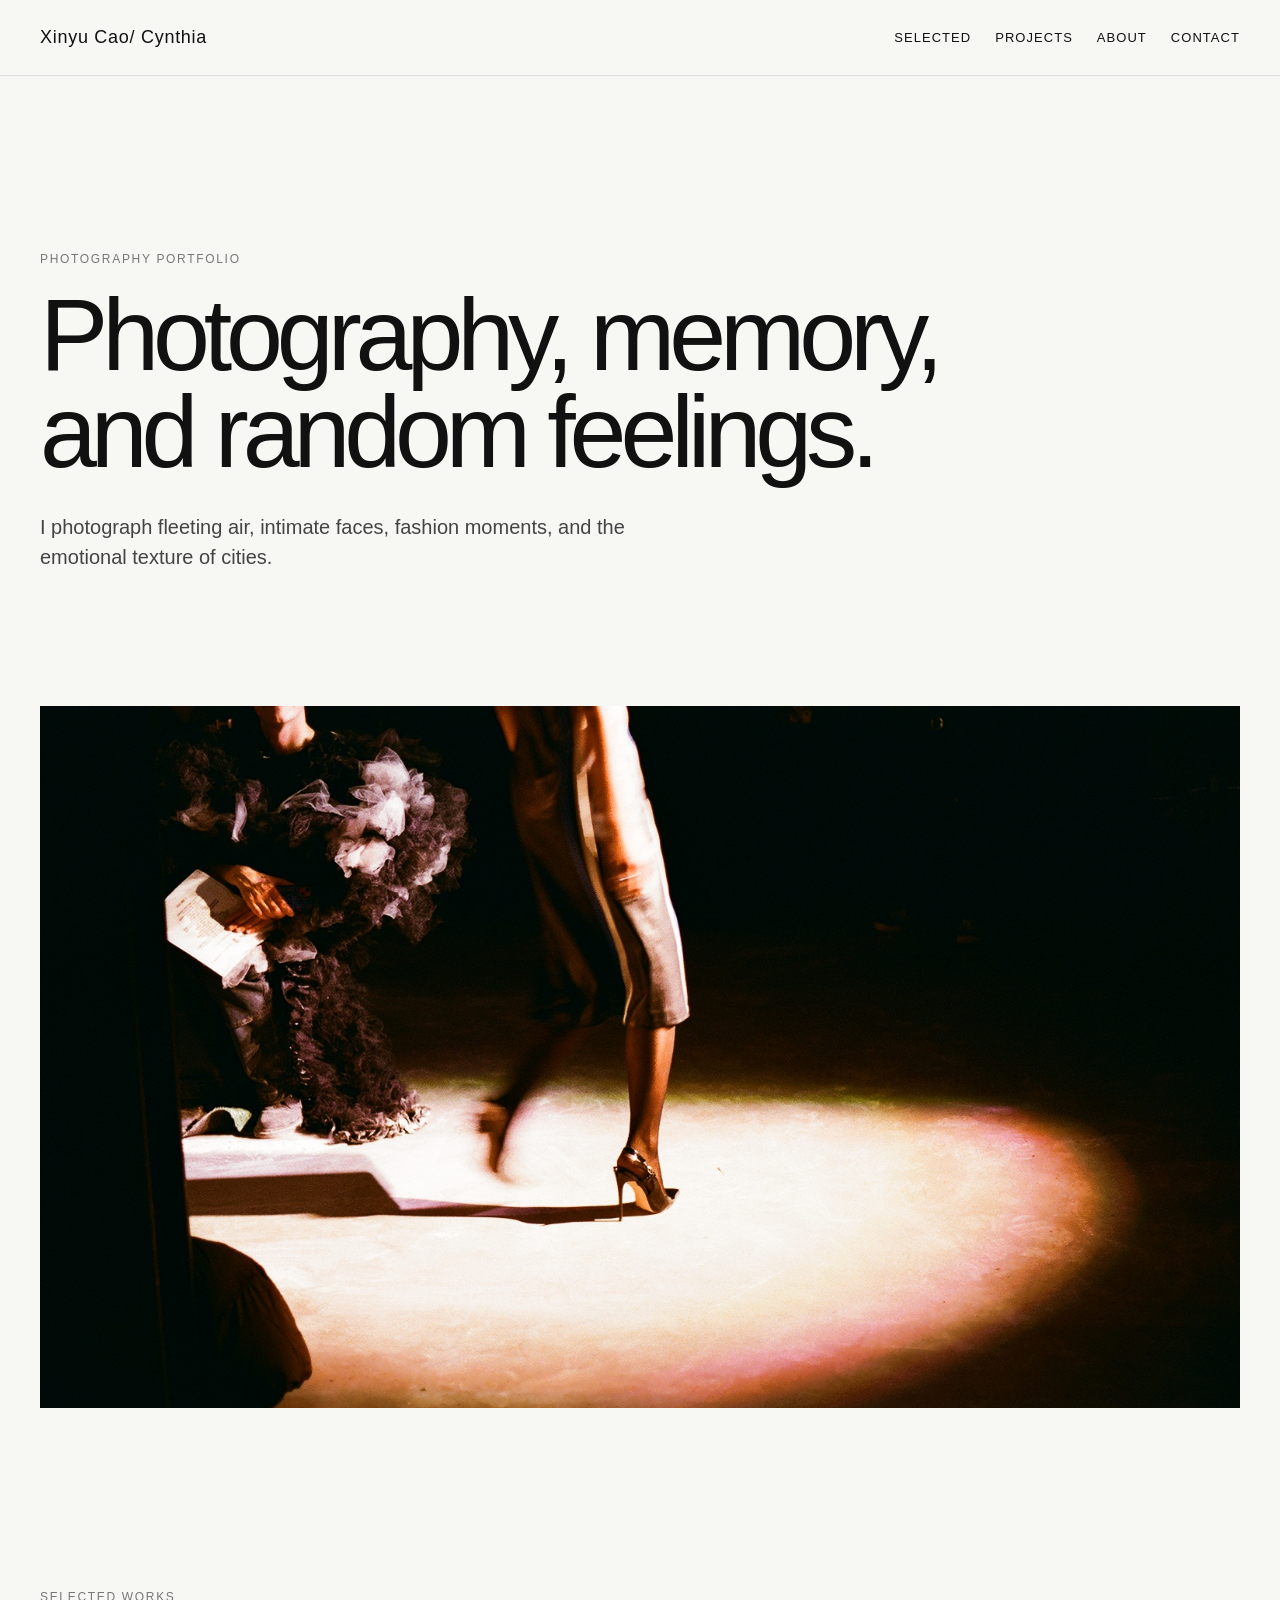
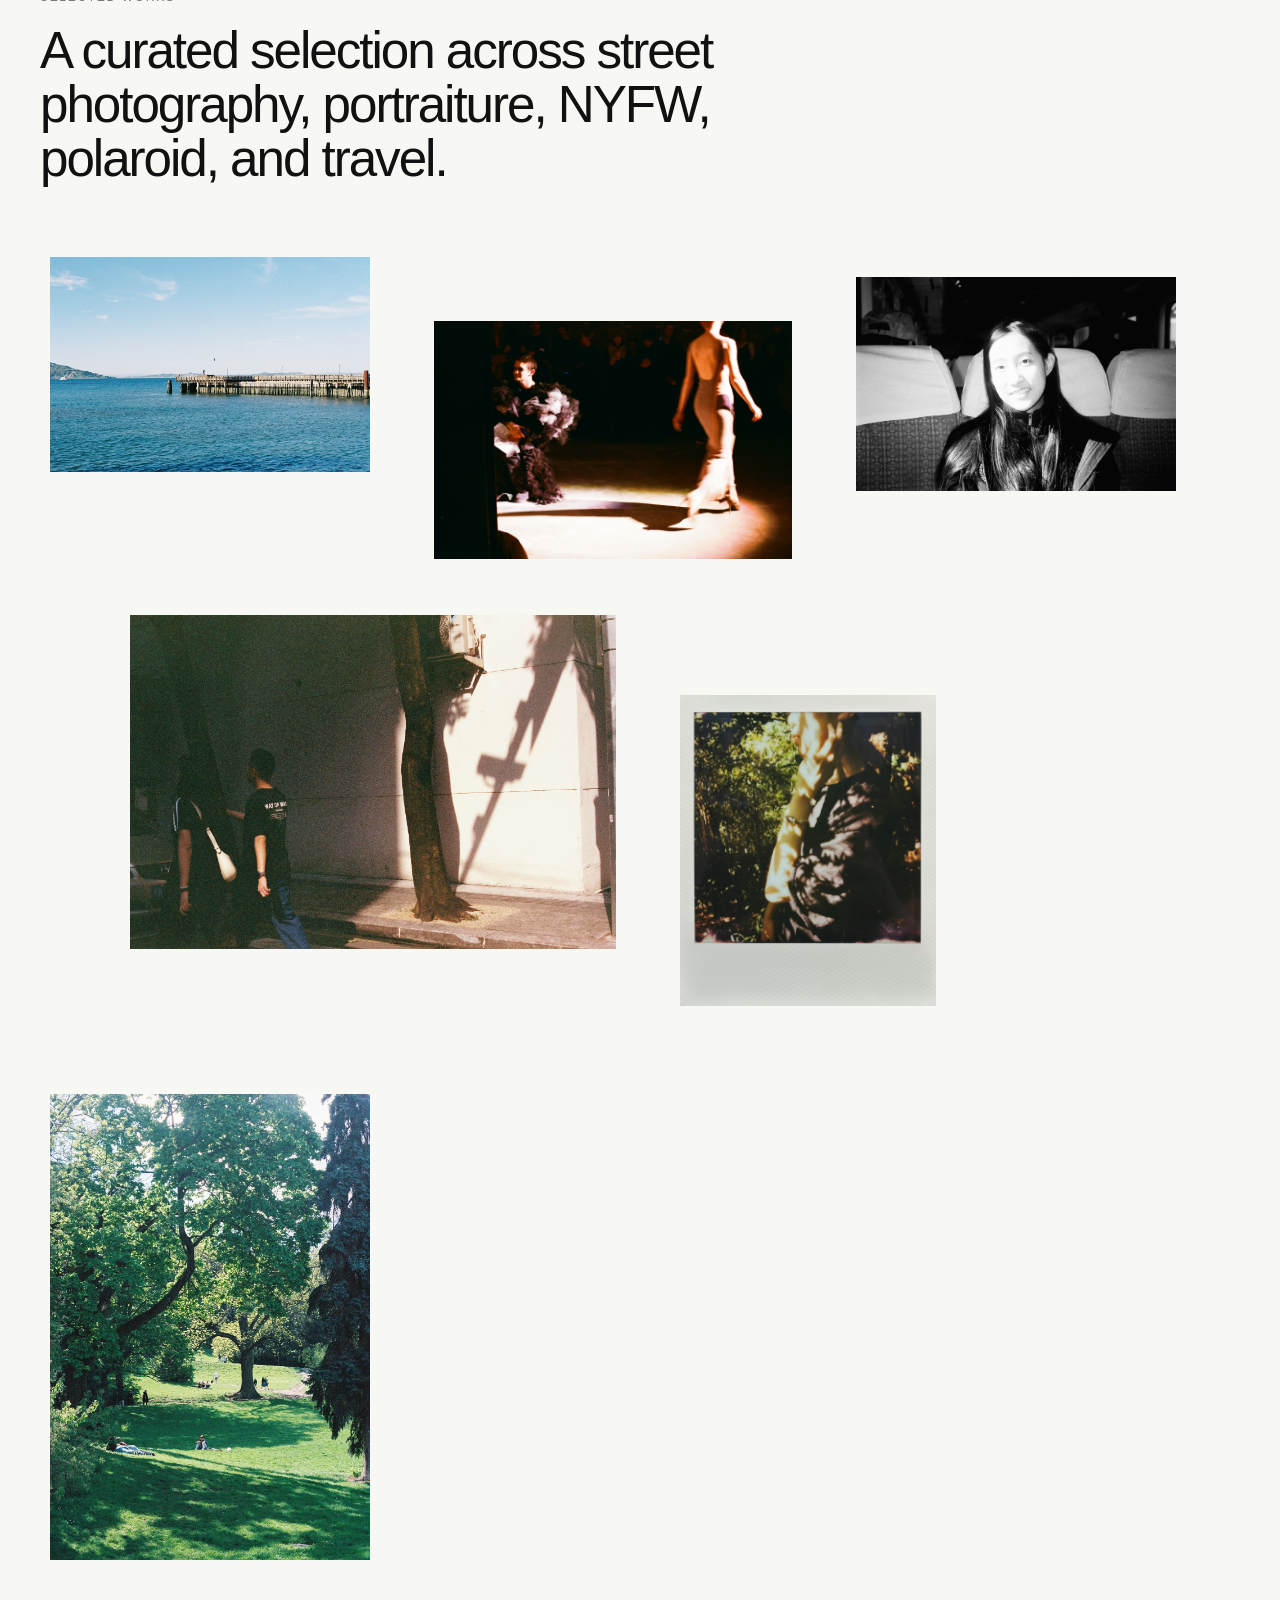
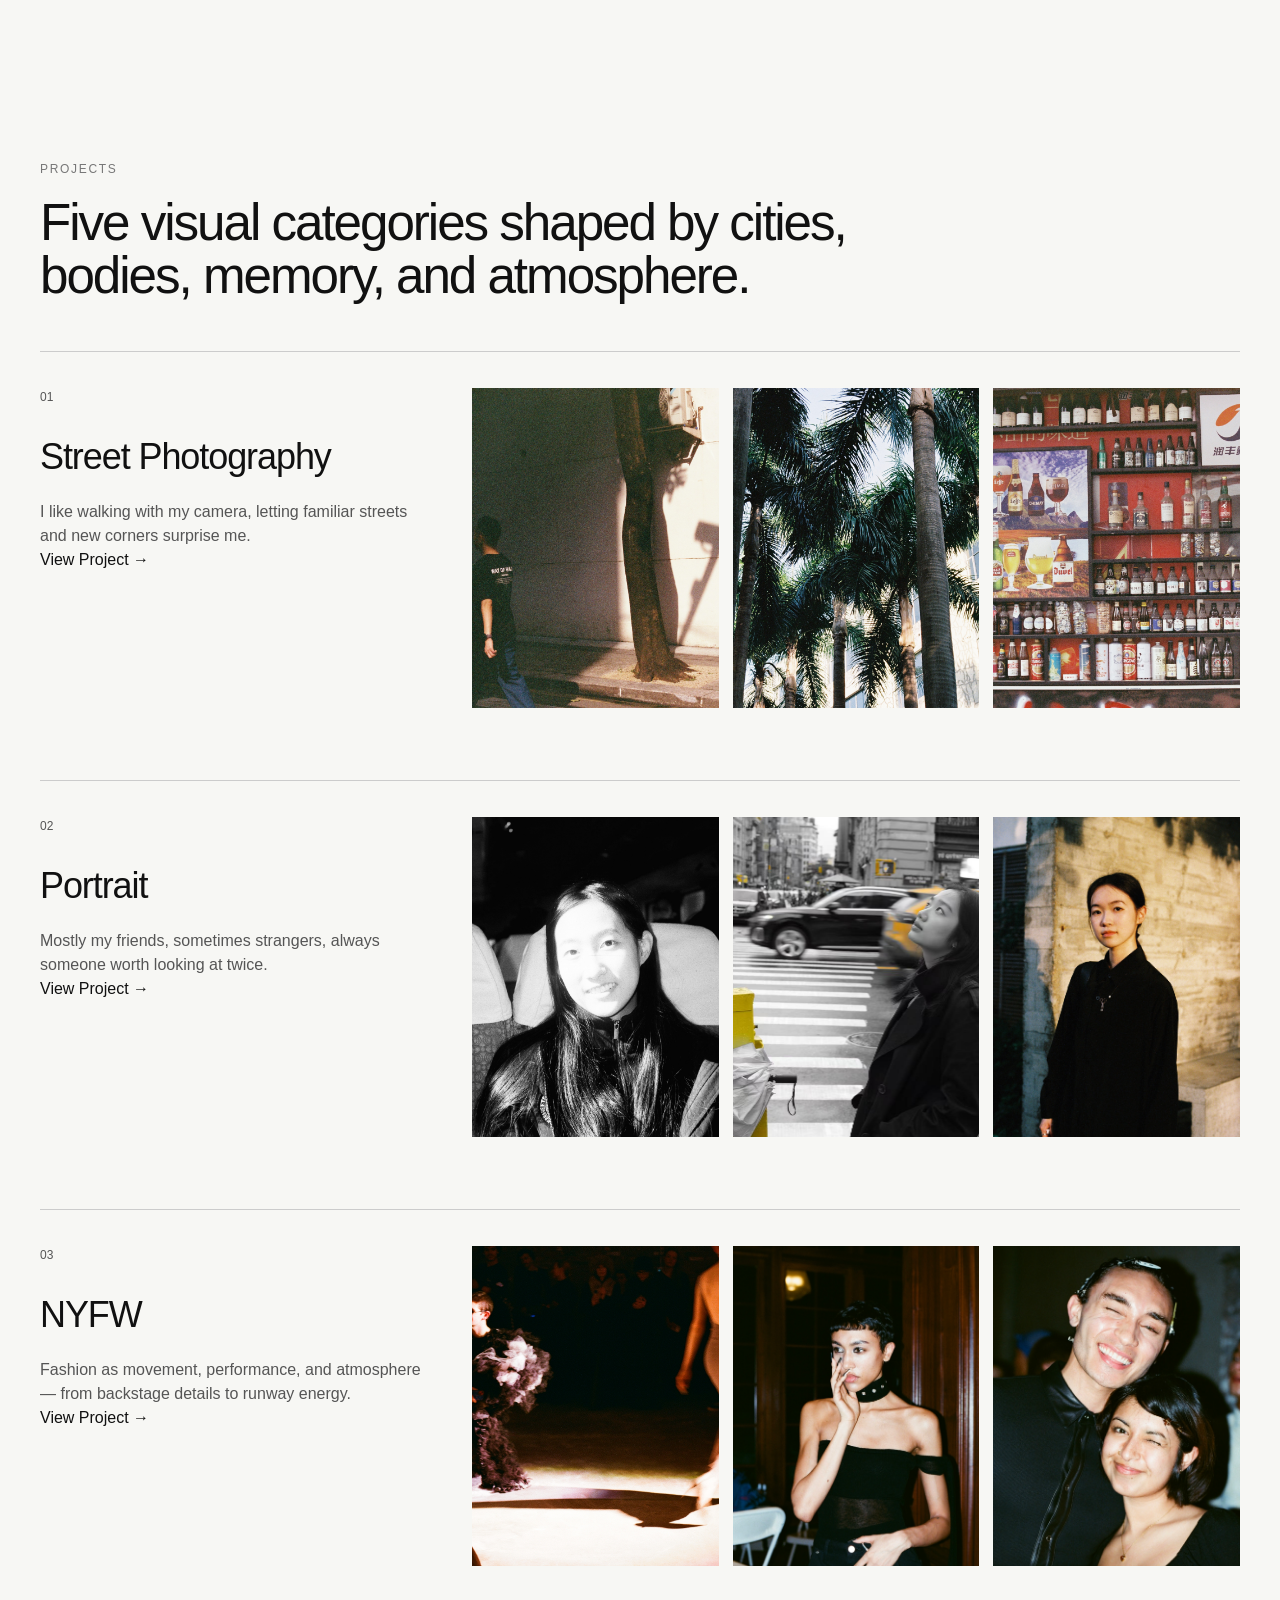
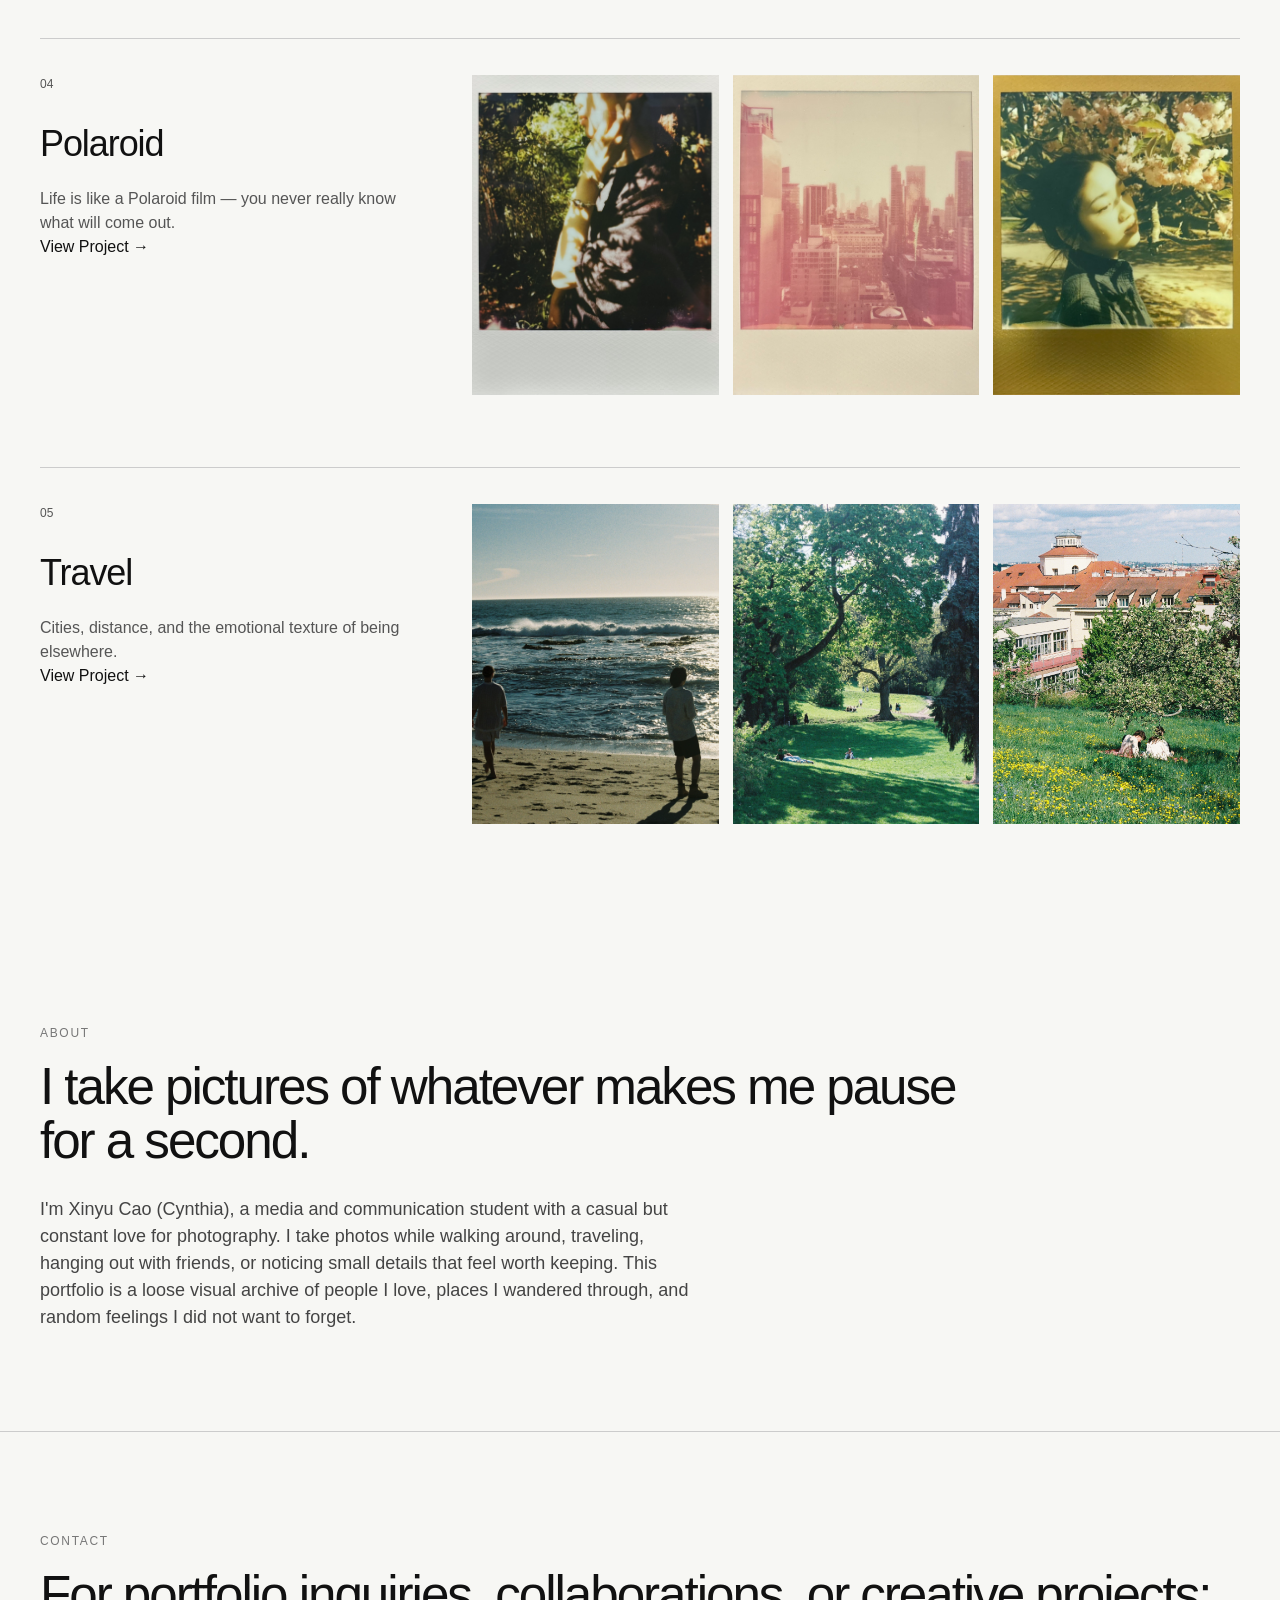
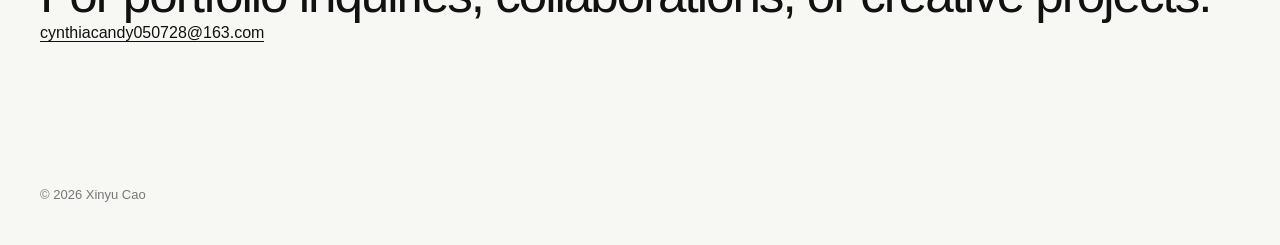
<file: index.html>
<!DOCTYPE html>
<html lang="en">

<head>
    <meta charset="UTF-8" />
    <meta name="viewport" content="width=device-width, initial-scale=1.0" />
    <title>Cynthia's Photography Portfolio</title>
    <link rel="stylesheet" href="style.css" />
</head>

<body>
    <header class="site-header">
        <a href="#" class="logo">Xinyu Cao/ Cynthia</a>

        <nav class="nav-links">
            <a href="#works">Selected</a>
            <a href="#projects">Projects</a>
            <a href="#about">About</a>
            <a href="#contact">Contact</a>
        </nav>
    </header>

    <main>
        <!-- HOME -->
        <section class="hero">
            <p class="eyebrow">Photography Portfolio</p>

            <h1>Photography, memory, and random feelings.</h1>

            <p class="hero-text">
                I photograph fleeting air, intimate faces, fashion moments,
                and the emotional texture of cities.
            </p>
        </section>

        <section class="hero-image">
            <img src="images/nyfw/nyfw04.jpg" alt="Selected photography work" />
        </section>

        <!-- SELECTED WORKS -->
        <section id="works" class="section">
            <div class="section-heading">
                <p class="eyebrow">Selected Works</p>

                <h2>
                    A curated selection across street photography, portraiture,
                    NYFW, polaroid, and travel.
                </h2>
            </div>

            <div class="gallery-grid selected-grid">
                <img src="images/travel/travel06.jpg" alt="Selected work 01" />
                <img src="images/nyfw/nyfw01.jpg" alt="Selected work 02" />
                <img src="images/portrait/portrait01.jpg" alt="Selected work 03" />
                <img src="images/street-photography/sp01.jpg" alt="Selected work 04" />
                <img src="images/polaroid/polaroid01.jpg" alt="Selected work 05" />
                <img src="images/travel/travel02.jpg" alt="Selected work 06" />
            </div>
        </section>

        <!-- PROJECTS -->
        <section id="projects" class="section">
            <div class="section-heading">
                <p class="eyebrow">Projects</p>

                <h2>
                    Five visual categories shaped by cities, bodies, memory,
                    and atmosphere.
                </h2>
            </div>

            <div class="project-list">

                <!-- STREET PHOTOGRAPHY -->
                <a href="street.html" class="project-link">
                    <article class="project-block">
                        <div class="project-text">
                            <p class="project-number">01</p>
                            <h3>Street Photography</h3>
                            <p>
                                I like walking with my camera, letting familiar streets and new corners surprise me.
                            </p>
                            <span class="project-cta">View Project →</span>
                        </div>

                        <div class="mini-grid">
                            <img src="images/street-photography/sp01.jpg" alt="Street photograph 01" />
                            <img src="images/street-photography/sp02.jpg" alt="Street photograph 02" />
                            <img src="images/street-photography/sp03.jpg" alt="Street photograph 03" />
                        </div>
                    </article>
                </a>

                <!-- PORTRAIT -->
                <a href="portrait.html" class="project-link">
                    <article class="project-block">
                        <div class="project-text">
                            <p class="project-number">02</p>
                            <h3>Portrait</h3>
                            <p>
                                Mostly my friends, sometimes strangers, always someone worth looking at twice.
                            </p>
                            <span class="project-cta">View Project →</span>
                        </div>

                        <div class="mini-grid">
                            <img src="images/portrait/portrait01.jpg" alt="Portrait photograph 01" />
                            <img src="images/portrait/portrait02.jpg" alt="Portrait photograph 02" />
                            <img src="images/portrait/portrait03.jpg" alt="Portrait photograph 03" />
                        </div>
                    </article>
                </a>

                <!-- NYFW -->
                <a href="nyfw.html" class="project-link">
                    <article class="project-block">
                        <div class="project-text">
                            <p class="project-number">03</p>
                            <h3>NYFW</h3>
                            <p>
                                Fashion as movement, performance, and atmosphere —
                                from backstage details to runway energy.
                            </p>
                            <span class="project-cta">View Project →</span>
                        </div>

                        <div class="mini-grid">
                            <img src="images/nyfw/nyfw01.jpg" alt="NYFW photograph 01" />
                            <img src="images/nyfw/nyfw02.jpg" alt="NYFW photograph 02" />
                            <img src="images/nyfw/nyfw03.jpg" alt="NYFW photograph 03" />
                        </div>
                    </article>
                </a>

                <!-- POLAROID -->
                <a href="polaroid.html" class="project-link">
                    <article class="project-block">
                        <div class="project-text">
                            <p class="project-number">04</p>
                            <h3>Polaroid</h3>
                            <p>
                                Life is like a Polaroid film — you never really know what will come out.
                            </p>
                            <span class="project-cta">View Project →</span>
                        </div>

                        <div class="mini-grid">
                            <img src="images/polaroid/polaroid01.jpg" alt="Polaroid photograph 01" />
                            <img src="images/polaroid/polaroid02.jpg" alt="Polaroid photograph 02" />
                            <img src="images/polaroid/polaroid03.jpg" alt="Polaroid photograph 03" />
                        </div>
                    </article>
                </a>

                <!-- TRAVEL -->
                <a href="travel.html" class="project-link">
                    <article class="project-block">
                        <div class="project-text">
                            <p class="project-number">05</p>
                            <h3>Travel</h3>
                            <p>
                                Cities, distance, and the emotional texture of being elsewhere.
                            </p>
                            <span class="project-cta">View Project →</span>
                        </div>

                        <div class="mini-grid">
                            <img src="images/travel/travel01.jpg" alt="Travel photograph 01" />
                            <img src="images/travel/travel02.jpg" alt="Travel photograph 02" />
                            <img src="images/travel/travel03.jpg" alt="Travel photograph 03" />
                        </div>
                    </article>
                </a>

            </div>
        </section>

        <!-- ABOUT -->
        <section id="about" class="section about-section">
            <p class="eyebrow">About</p>

            <h2>
                I take pictures of whatever makes me pause for a second.
            </h2>

            <p>
                I'm Xinyu Cao (Cynthia), a media and communication student with a casual
                but constant love for photography. I take photos while walking around,
                traveling, hanging out with friends, or noticing small details that feel
                worth keeping. This portfolio is a loose visual archive of people I love,
                places I wandered through, and random feelings I did not want to forget.
            </p>
        </section>

        <!-- CONTACT -->
        <section id="contact" class="section contact-section">
            <p class="eyebrow">Contact</p>

            <h2>For portfolio inquiries, collaborations, or creative projects:</h2>

            <p>
                <a href="mailto:cynthiacandy050728@163.com">
                    cynthiacandy050728@163.com
                </a>
            </p>
        </section>
    </main>

    <footer>
        <p>© 2026 Xinyu Cao</p>
    </footer>

    <script src="script.js"></script>
</body>

</html>
</file>
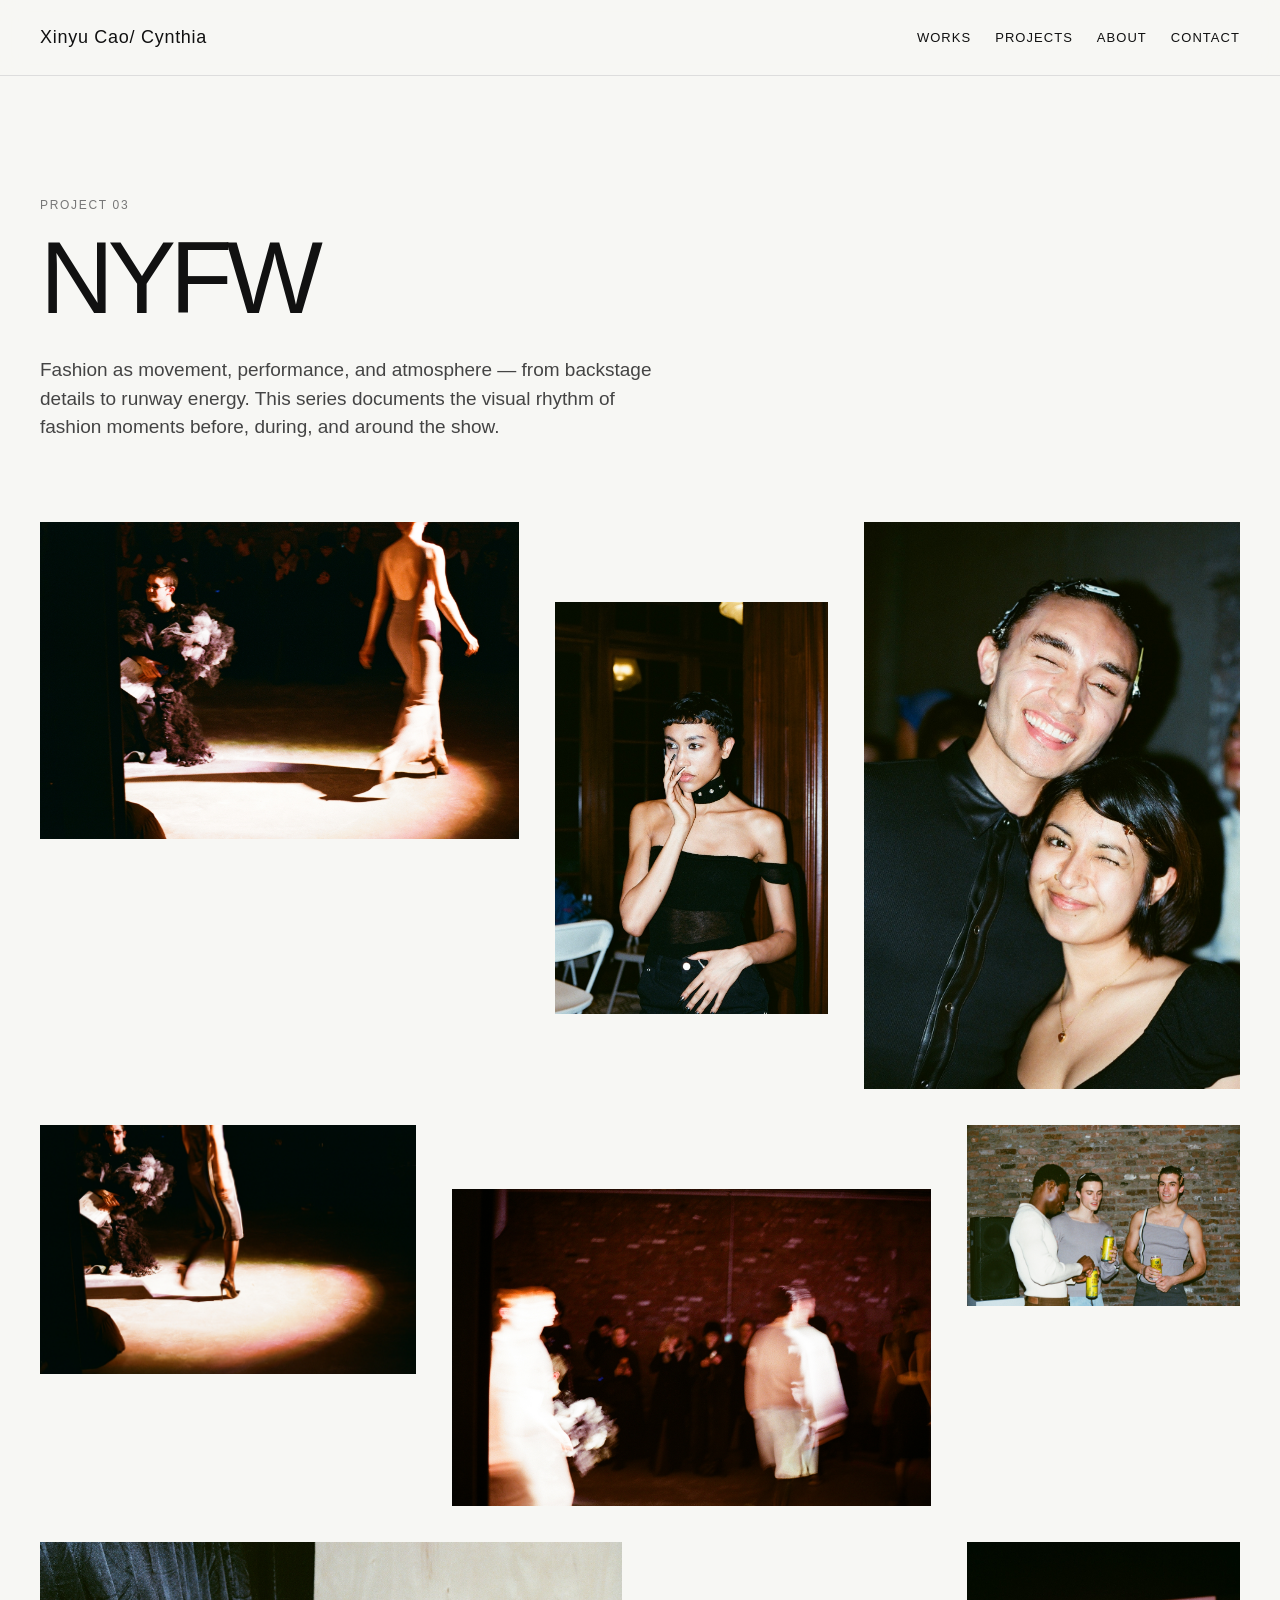
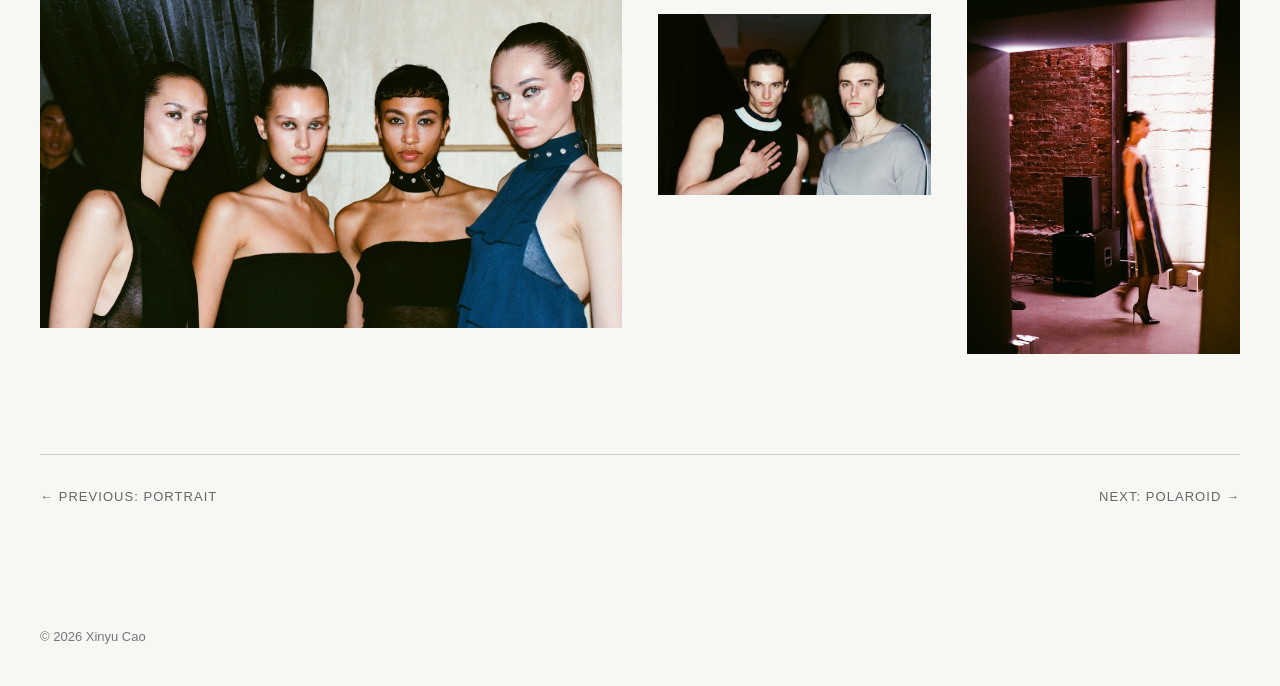
<file: nyfw.html>
<!DOCTYPE html>
<html lang="en">

<head>
    <meta charset="UTF-8" />
    <meta name="viewport" content="width=device-width, initial-scale=1.0" />
    <title>NYFW — Cynthia's Photography Portfolio</title>
    <link rel="stylesheet" href="style.css" />
</head>

<body>
    <header class="site-header">
        <a href="index.html" class="logo">Xinyu Cao/ Cynthia</a>

        <nav class="nav-links">
            <a href="index.html#works">Works</a>
            <a href="index.html#projects">Projects</a>
            <a href="index.html#about">About</a>
            <a href="index.html#contact">Contact</a>
        </nav>
    </header>

    <main class="project-page">
        <section class="project-page-header">
            <p class="eyebrow">Project 03</p>

            <h1 class="project-page-title">NYFW</h1>

            <p class="project-page-description">
                Fashion as movement, performance, and atmosphere — from backstage
                details to runway energy. This series documents the visual rhythm of
                fashion moments before, during, and around the show.
            </p>
        </section>

        <section class="full-gallery">
            <img src="images/nyfw/nyfw01.jpg" alt="NYFW photograph 01" />
            <img src="images/nyfw/nyfw02.jpg" alt="NYFW photograph 02" />
            <img src="images/nyfw/nyfw03.jpg" alt="NYFW photograph 03" />
            <img src="images/nyfw/nyfw04.jpg" alt="NYFW photograph 04" />
            <img src="images/nyfw/nyfw05.jpg" alt="NYFW photograph 05" />
            <img src="images/nyfw/nyfw06.jpg" alt="NYFW photograph 06" />
            <img src="images/nyfw/nyfw07.jpg" alt="NYFW photograph 07" />
            <img src="images/nyfw/nyfw08.jpg" alt="NYFW photograph 08" />
            <img src="images/nyfw/nyfw09.jpg" alt="NYFW photograph 09" />
        </section>

        <section class="project-navigation bottom-navigation">
            <a href="portrait.html">← Previous: Portrait</a>
            <a href="polaroid.html">Next: Polaroid →</a>
        </section>
    </main>

    <footer>
        <p>© 2026 Xinyu Cao</p>
    </footer>
</body>

</html>
</file>
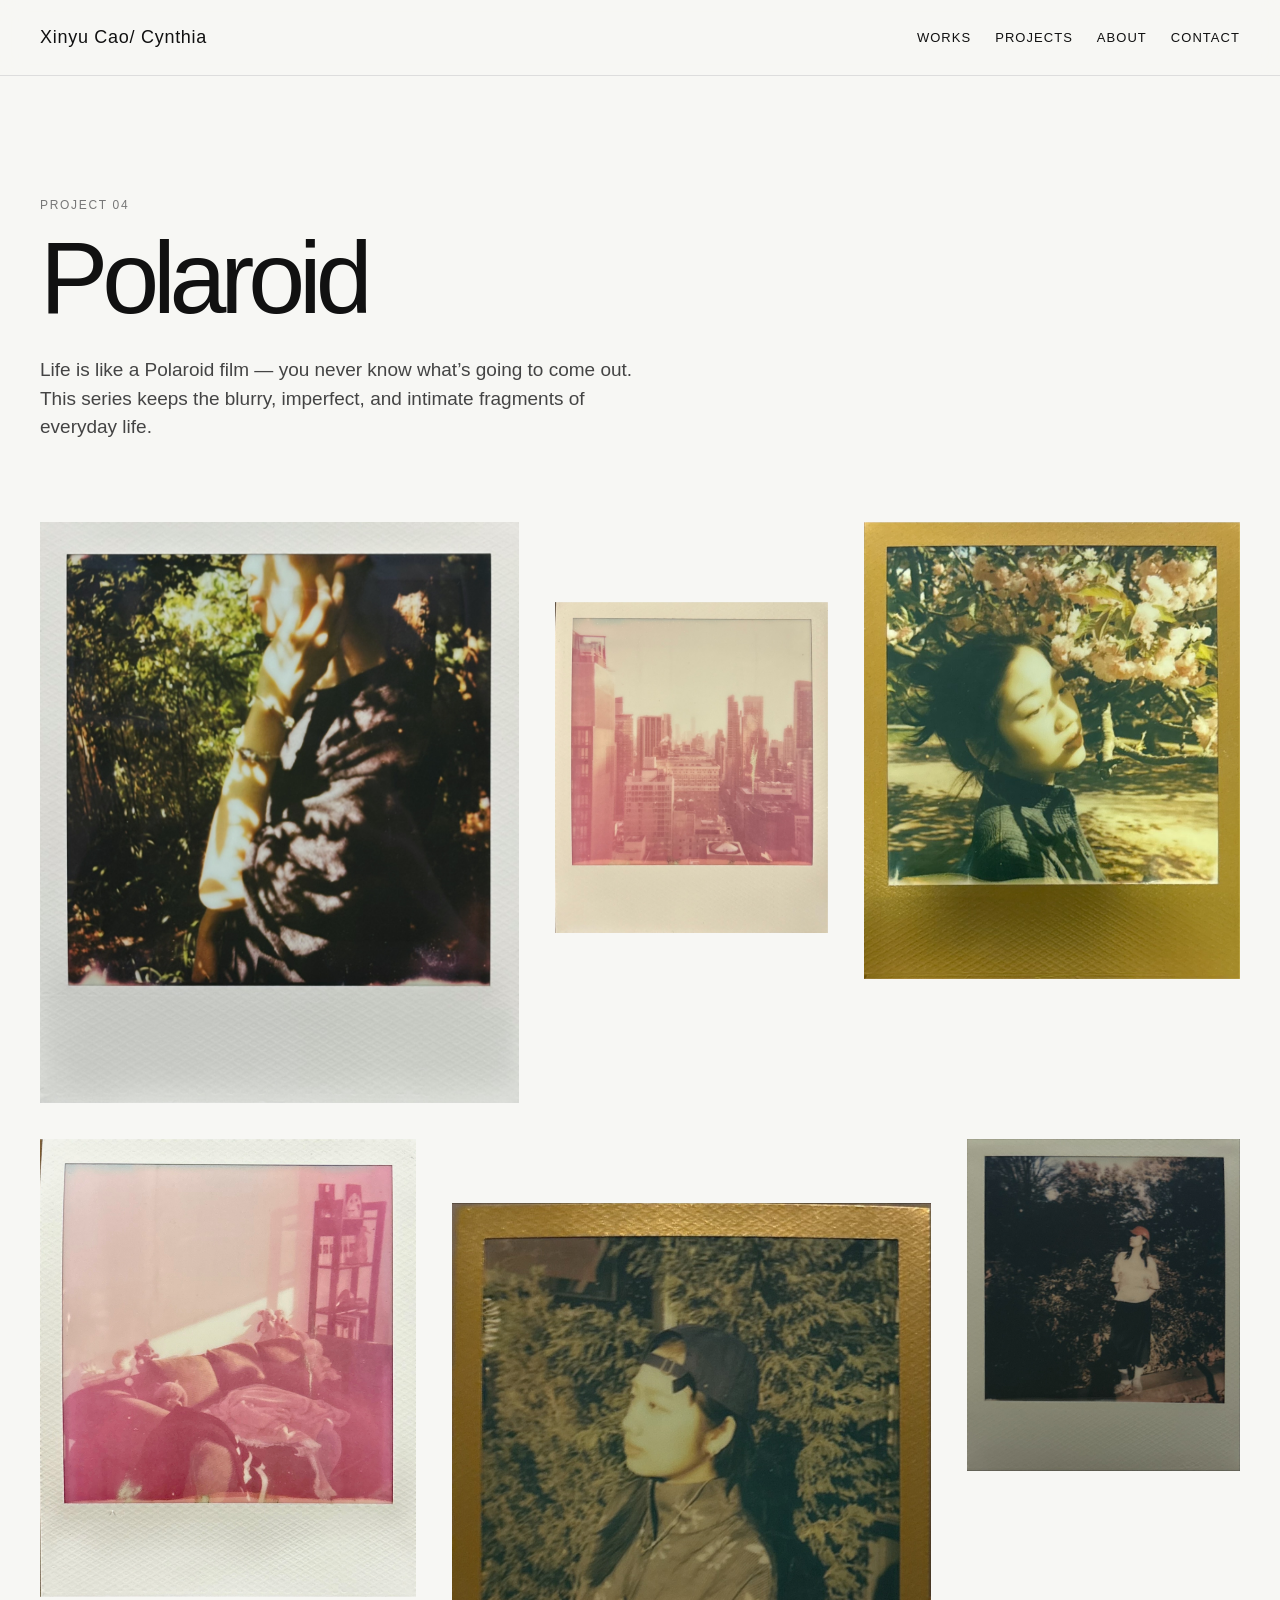
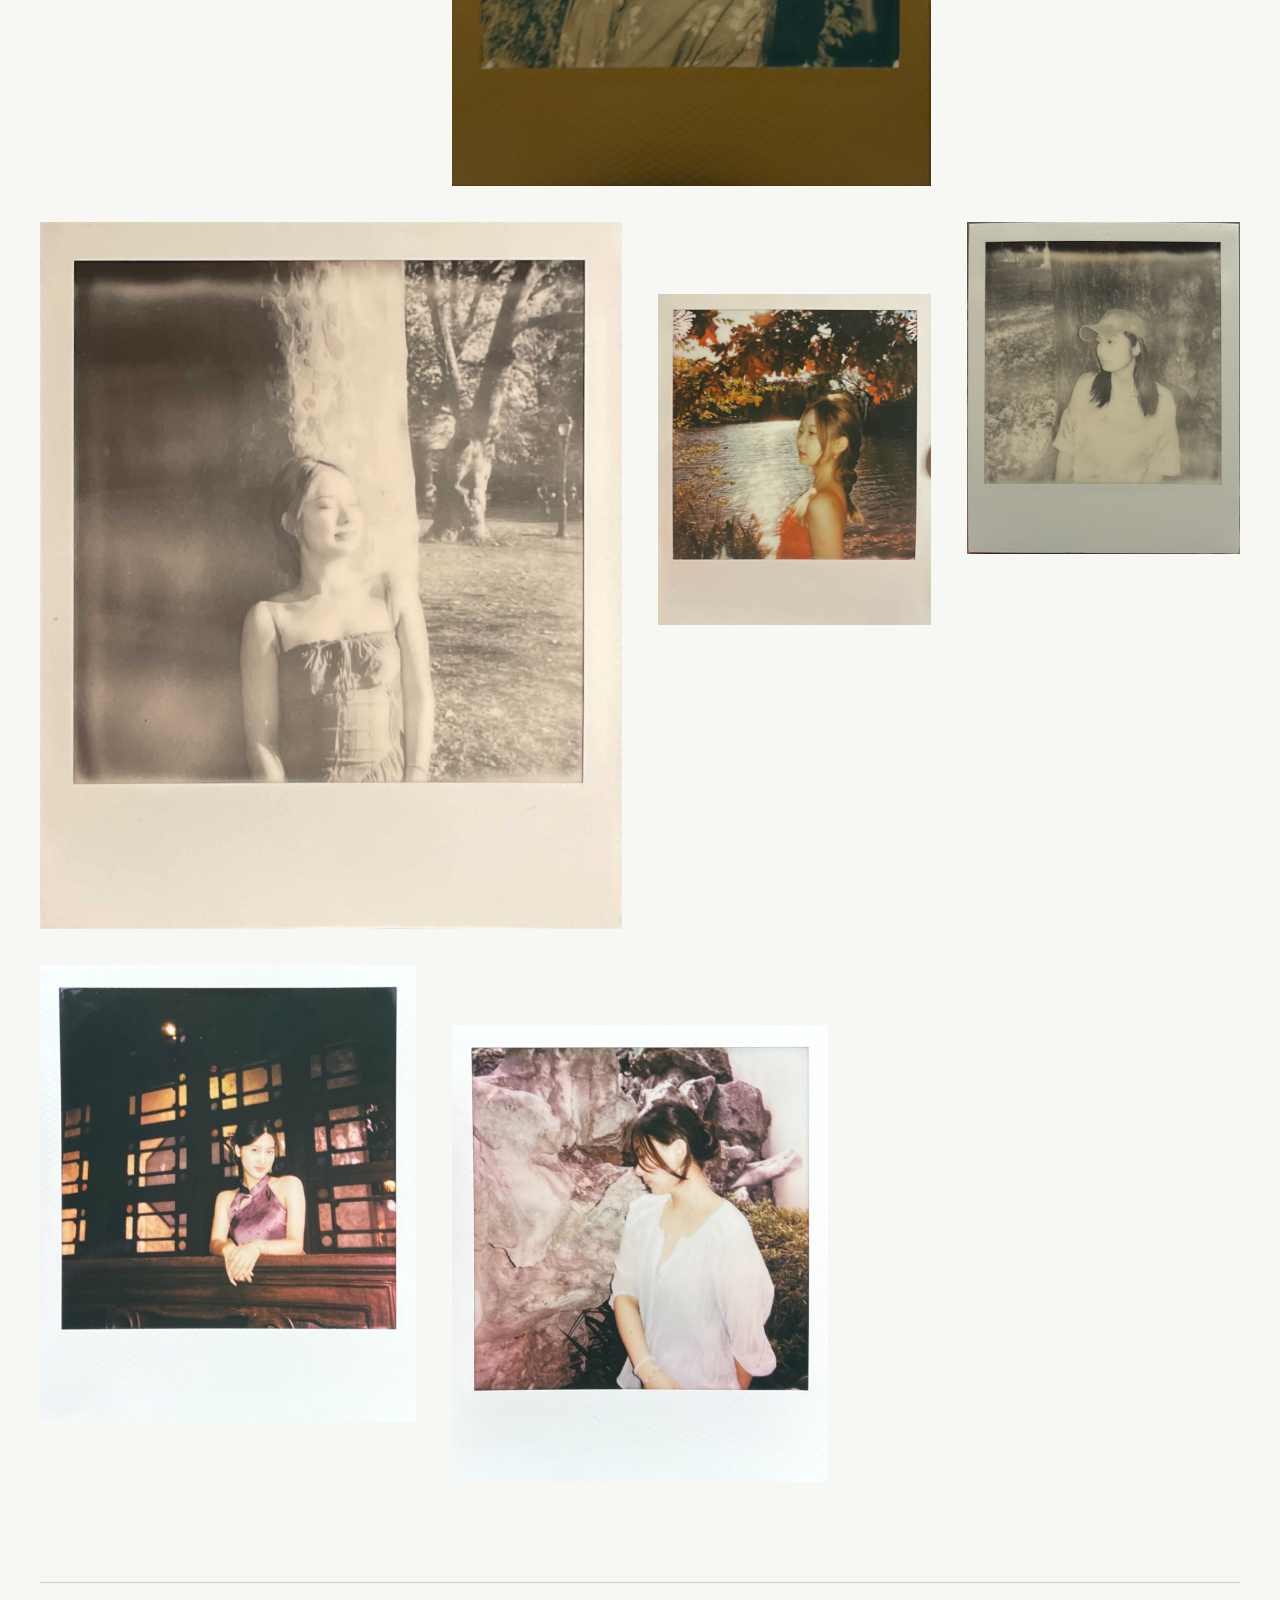
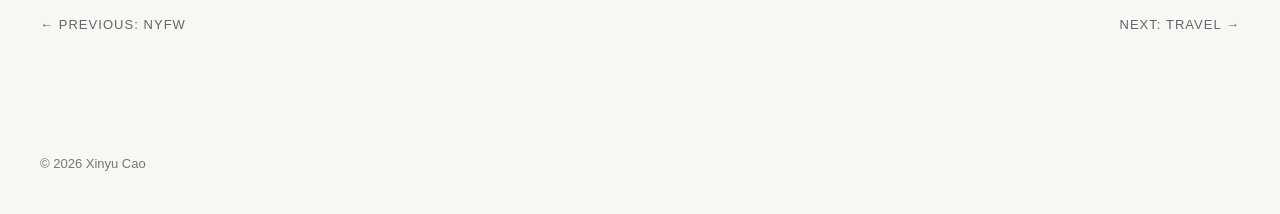
<file: polaroid.html>
<!DOCTYPE html>
<html lang="en">

<head>
    <meta charset="UTF-8" />
    <meta name="viewport" content="width=device-width, initial-scale=1.0" />
    <title>Polaroid — Cynthia's Photography Portfolio</title>
    <link rel="stylesheet" href="style.css" />
</head>

<body>
    <header class="site-header">
        <a href="index.html" class="logo">Xinyu Cao/ Cynthia</a>

        <nav class="nav-links">
            <a href="index.html#works">Works</a>
            <a href="index.html#projects">Projects</a>
            <a href="index.html#about">About</a>
            <a href="index.html#contact">Contact</a>
        </nav>
    </header>

    <main class="project-page">
        <section class="project-page-header">
            <p class="eyebrow">Project 04</p>

            <h1 class="project-page-title">Polaroid</h1>

            <p class="project-page-description">
                Life is like a Polaroid film — you never know what’s going to come out.
                This series keeps the blurry, imperfect, and intimate fragments of everyday life.
            </p>
        </section>

        <section class="full-gallery">
            <img src="images/polaroid/polaroid01.jpg" alt="Polaroid photograph 01" />
            <img src="images/polaroid/polaroid02.jpg" alt="Polaroid photograph 02" />
            <img src="images/polaroid/polaroid03.jpg" alt="Polaroid photograph 03" />
            <img src="images/polaroid/polaroid04.jpg" alt="Polaroid photograph 04" />
            <img src="images/polaroid/polaroid05.jpg" alt="Polaroid photograph 05" />
            <img src="images/polaroid/polaroid06.jpg" alt="Polaroid photograph 06" />
            <img src="images/polaroid/polaroid07.jpg" alt="Polaroid photograph 07" />
            <img src="images/polaroid/polaroid08.jpg" alt="Polaroid photograph 08" />
            <img src="images/polaroid/polaroid09.jpg" alt="Polaroid photograph 09" />
            <img src="images/polaroid/polaroid10.jpg" alt="Polaroid photograph 10" />

            <img src="images/polaroid/polaroid12.jpg" alt="Polaroid photograph 12" />
        </section>

        <section class="project-navigation bottom-navigation">
            <a href="nyfw.html">← Previous: NYFW</a>
            <a href="travel.html">Next: Travel →</a>
        </section>
    </main>

    <footer>
        <p>© 2026 Xinyu Cao</p>
    </footer>
</body>

</html>
</file>
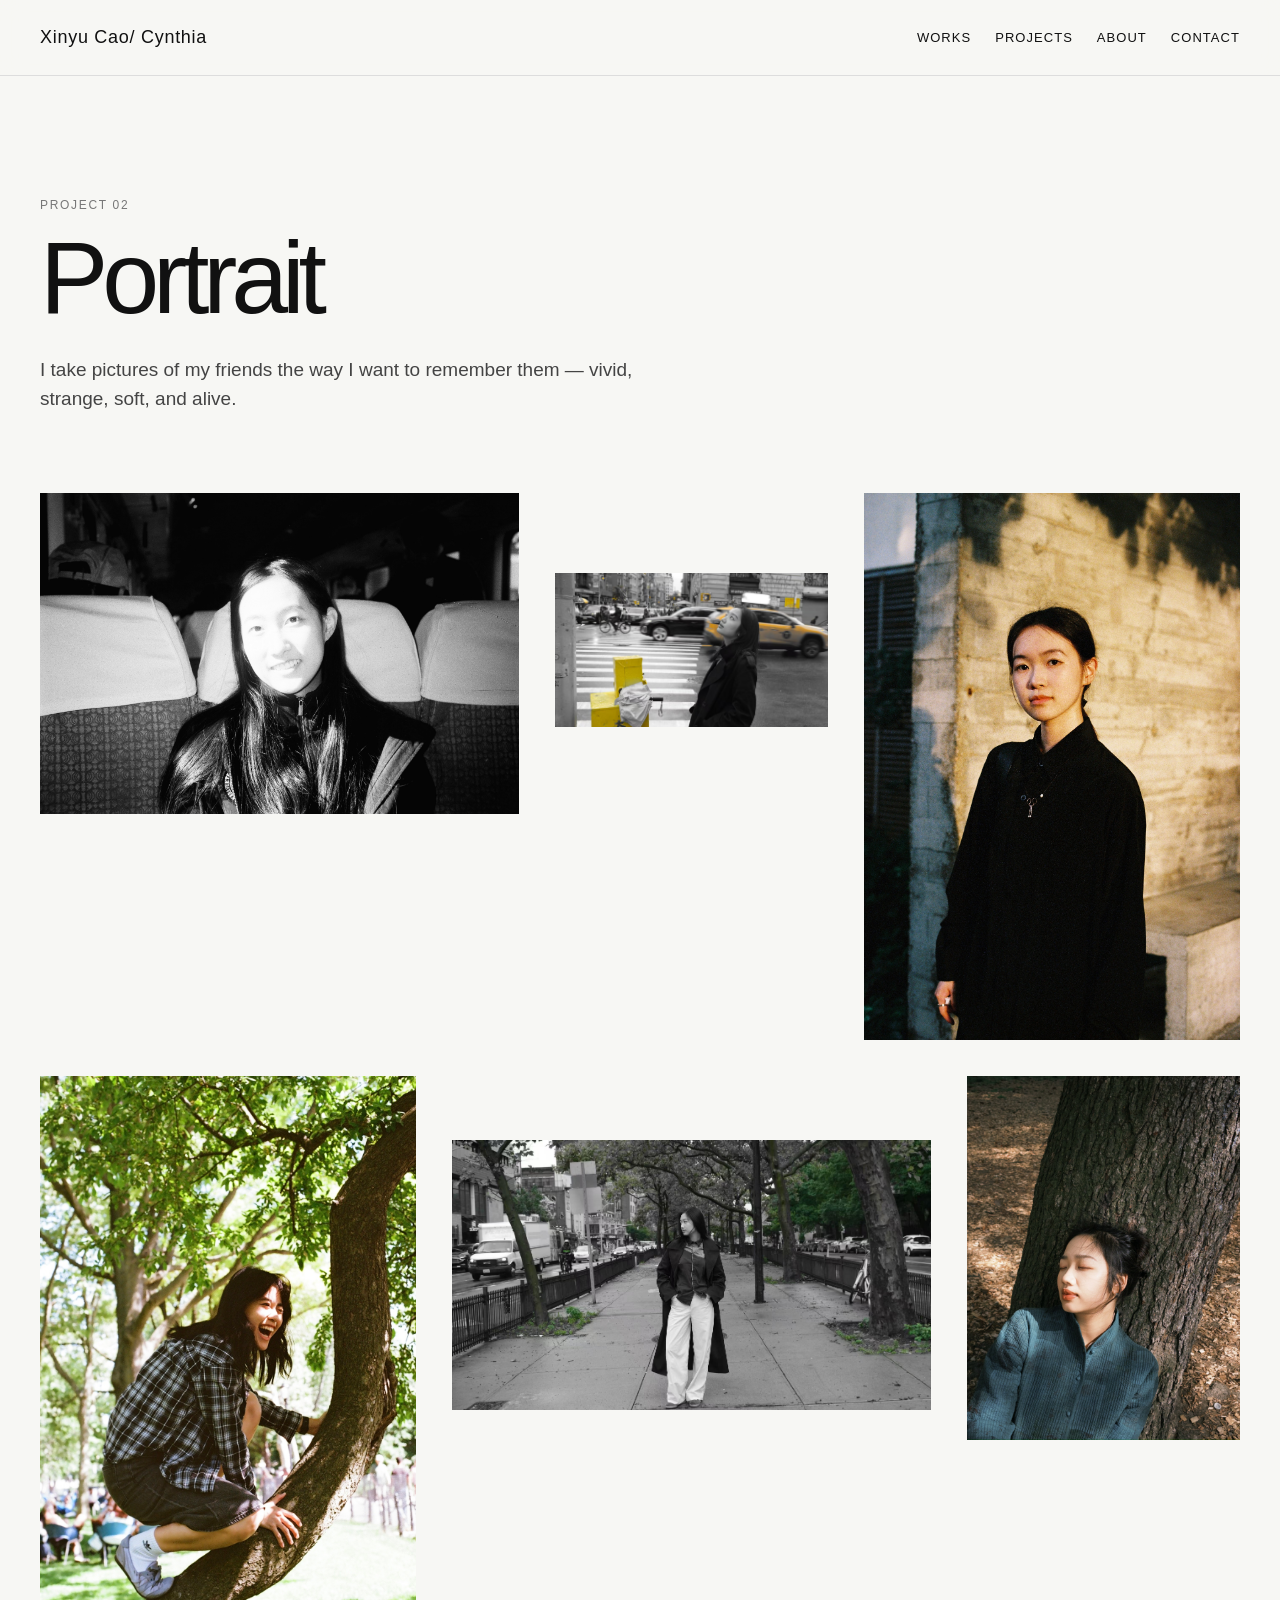
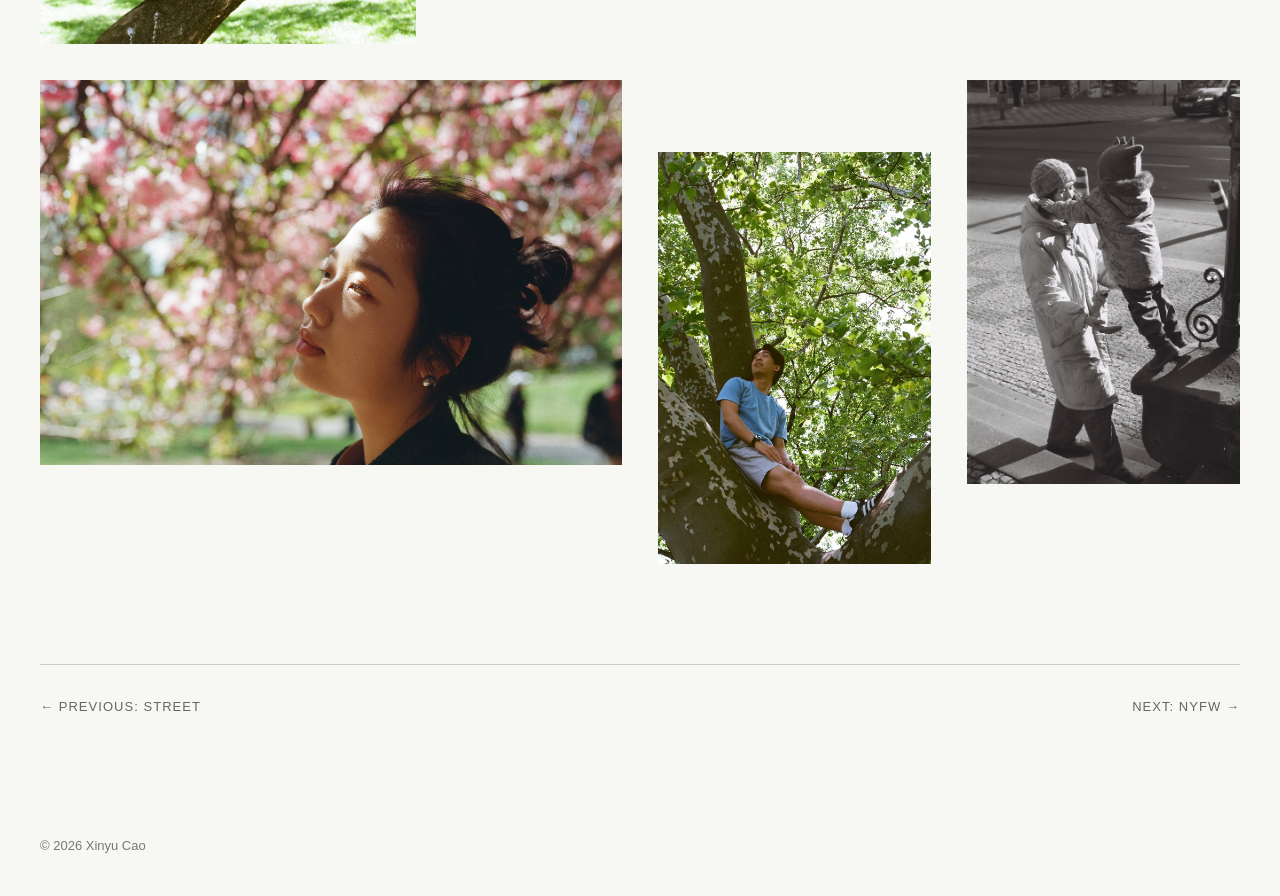
<file: portrait.html>
<!DOCTYPE html>
<html lang="en">

<head>
    <meta charset="UTF-8" />
    <meta name="viewport" content="width=device-width, initial-scale=1.0" />
    <title>Portrait — Cynthia's Photography Portfolio</title>
    <link rel="stylesheet" href="style.css" />
</head>

<body>
    <header class="site-header">
        <a href="index.html" class="logo">Xinyu Cao/ Cynthia</a>

        <nav class="nav-links">
            <a href="index.html#works">Works</a>
            <a href="index.html#projects">Projects</a>
            <a href="index.html#about">About</a>
            <a href="index.html#contact">Contact</a>
        </nav>
    </header>

    <main class="project-page">
        <section class="project-page-header">
            <p class="eyebrow">Project 02</p>

            <h1 class="project-page-title">Portrait</h1>

            <p class="project-page-description">
                I take pictures of my friends the way I want to remember them —
                vivid, strange, soft, and alive.
            </p>
        </section>

        <section class="full-gallery">
            <img src="images/portrait/portrait01.jpg" alt="Portrait photograph 01" />
            <img src="images/portrait/portrait02.jpg" alt="Portrait photograph 02" />
            <img src="images/portrait/portrait03.jpg" alt="Portrait photograph 03" />
            <img src="images/portrait/portrait04.jpg" alt="Portrait photograph 04" />
            <img src="images/portrait/portrait05.jpg" alt="Portrait photograph 05" />
            <img src="images/portrait/portrait06.jpg" alt="Portrait photograph 06" />
            <img src="images/portrait/portrait07.jpg" alt="Portrait photograph 07" />
            <img src="images/portrait/portrait08.jpg" alt="Portrait photograph 08" />
            <img src="images/portrait/portrait09.jpg" alt="Portrait photograph 09" />
        </section>

        <section class="project-navigation bottom-navigation">
            <a href="street.html">← Previous: Street</a>
            <a href="nyfw.html">Next: NYFW →</a>
        </section>
    </main>

    <footer>
        <p>© 2026 Xinyu Cao</p>
    </footer>
</body>

</html>
</file>
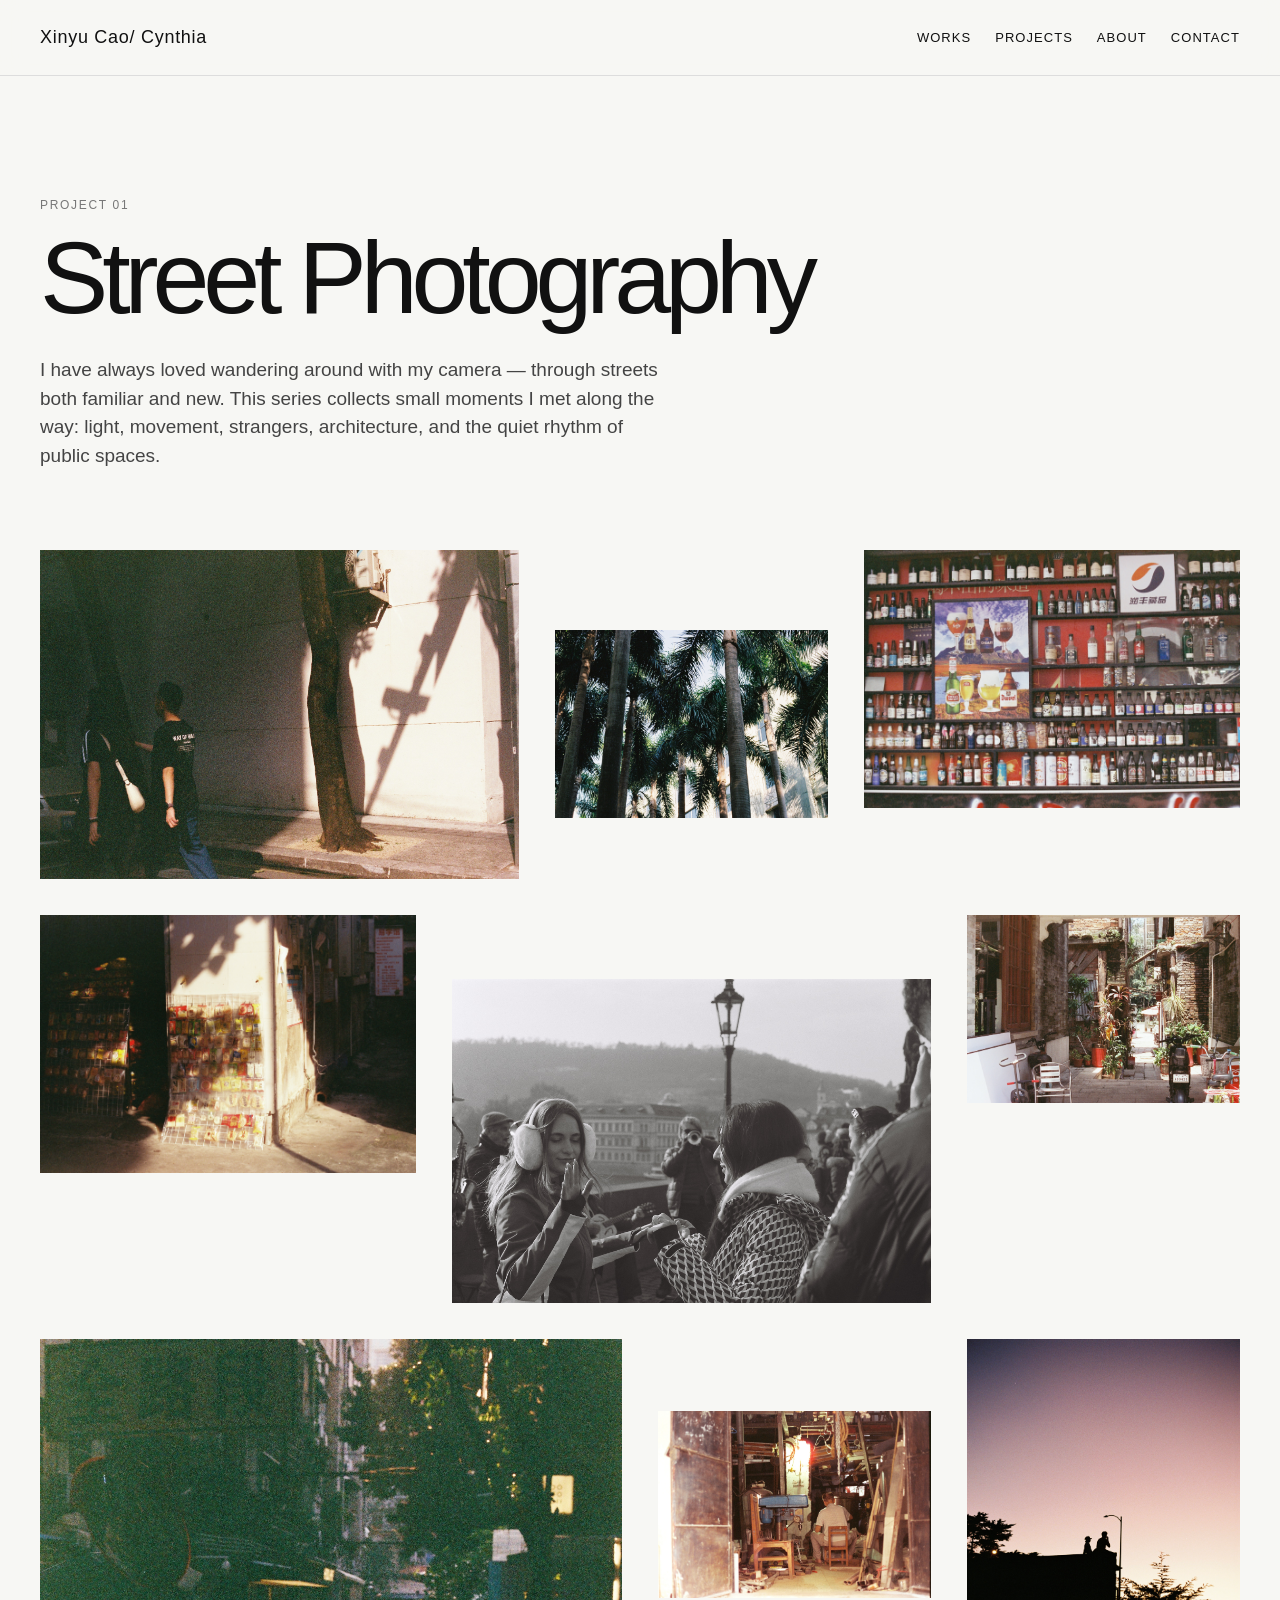
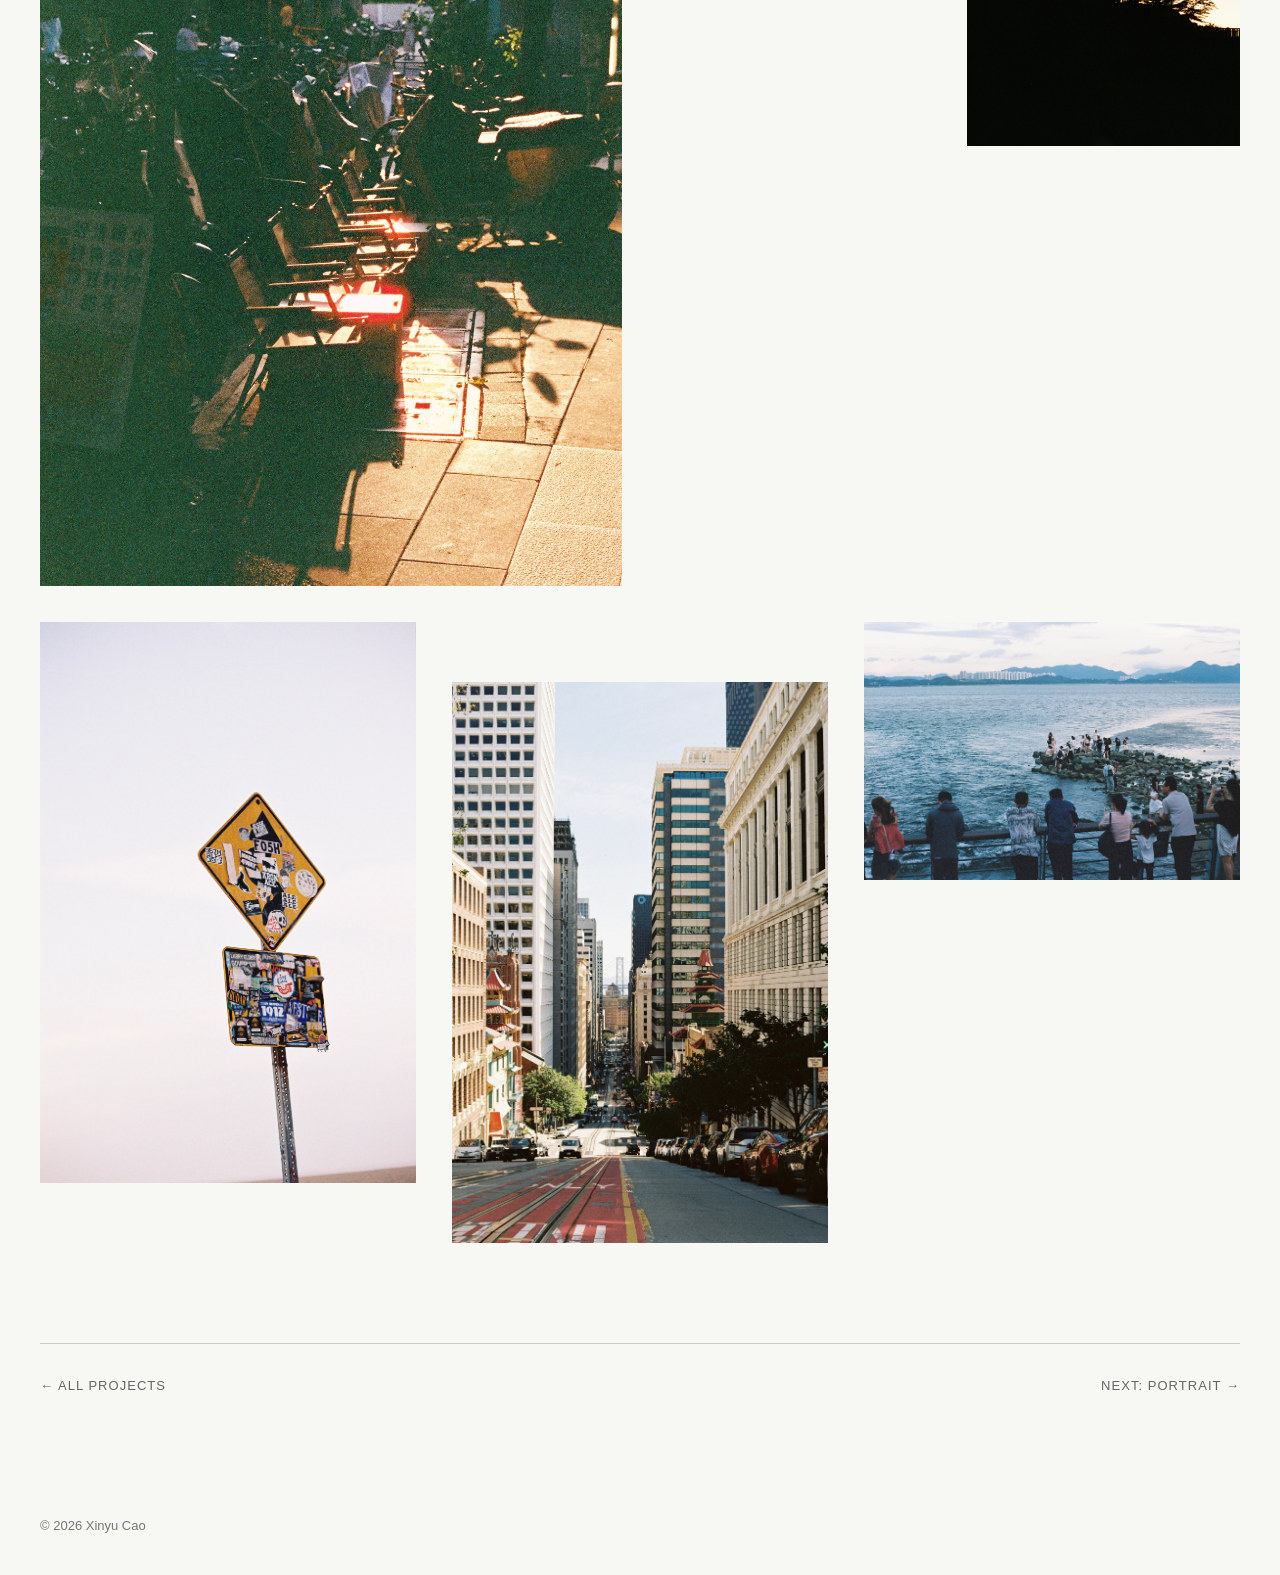
<file: street.html>
<!DOCTYPE html>
<html lang="en">

<head>
    <meta charset="UTF-8" />
    <meta name="viewport" content="width=device-width, initial-scale=1.0" />
    <title>Street Photography — Cynthia's Photography Portfolio</title>
    <link rel="stylesheet" href="style.css" />
</head>

<body>
    <header class="site-header">
        <a href="index.html" class="logo">Xinyu Cao/ Cynthia</a>

        <nav class="nav-links">
            <a href="index.html#works">Works</a>
            <a href="index.html#projects">Projects</a>
            <a href="index.html#about">About</a>
            <a href="index.html#contact">Contact</a>
        </nav>
    </header>

    <main class="project-page">
        <section class="project-page-header">
            <p class="eyebrow">Project 01</p>

            <h1 class="project-page-title">Street Photography</h1>

            <p class="project-page-description">
                I have always loved wandering around with my camera — through streets both
                familiar and new. This series collects small moments I met along the way:
                light, movement, strangers, architecture, and the quiet rhythm of public spaces.
            </p>
        </section>

        <section class="full-gallery">
            <img src="images/street-photography/sp01.jpg" alt="Street photograph 01" />
            <img src="images/street-photography/sp02.jpg" alt="Street photograph 02" />
            <img src="images/street-photography/sp03.jpg" alt="Street photograph 03" />
            <img src="images/street-photography/sp04.jpg" alt="Street photograph 04" />
            <img src="images/street-photography/sp05.jpg" alt="Street photograph 05" />
            <img src="images/street-photography/sp06.jpg" alt="Street photograph 06" />
            <img src="images/street-photography/sp07.jpg" alt="Street photograph 07" />
            <img src="images/street-photography/sp08.jpg" alt="Street photograph 08" />
            <img src="images/street-photography/sp09.jpg" alt="Street photograph 09" />
            <img src="images/street-photography/sp10.jpg" alt="Street photograph 10" />
            <img src="images/street-photography/sp11.jpg" alt="Street photograph 11" />
            <img src="images/street-photography/sp12.jpg" alt="Street photograph 12" />
        </section>

        <section class="project-navigation bottom-navigation">
            <a href="index.html#projects">← All Projects</a>
            <a href="portrait.html">Next: Portrait →</a>
        </section>
    </main>

    <footer>
        <p>© 2026 Xinyu Cao</p>
    </footer>
</body>

</html>
</file>
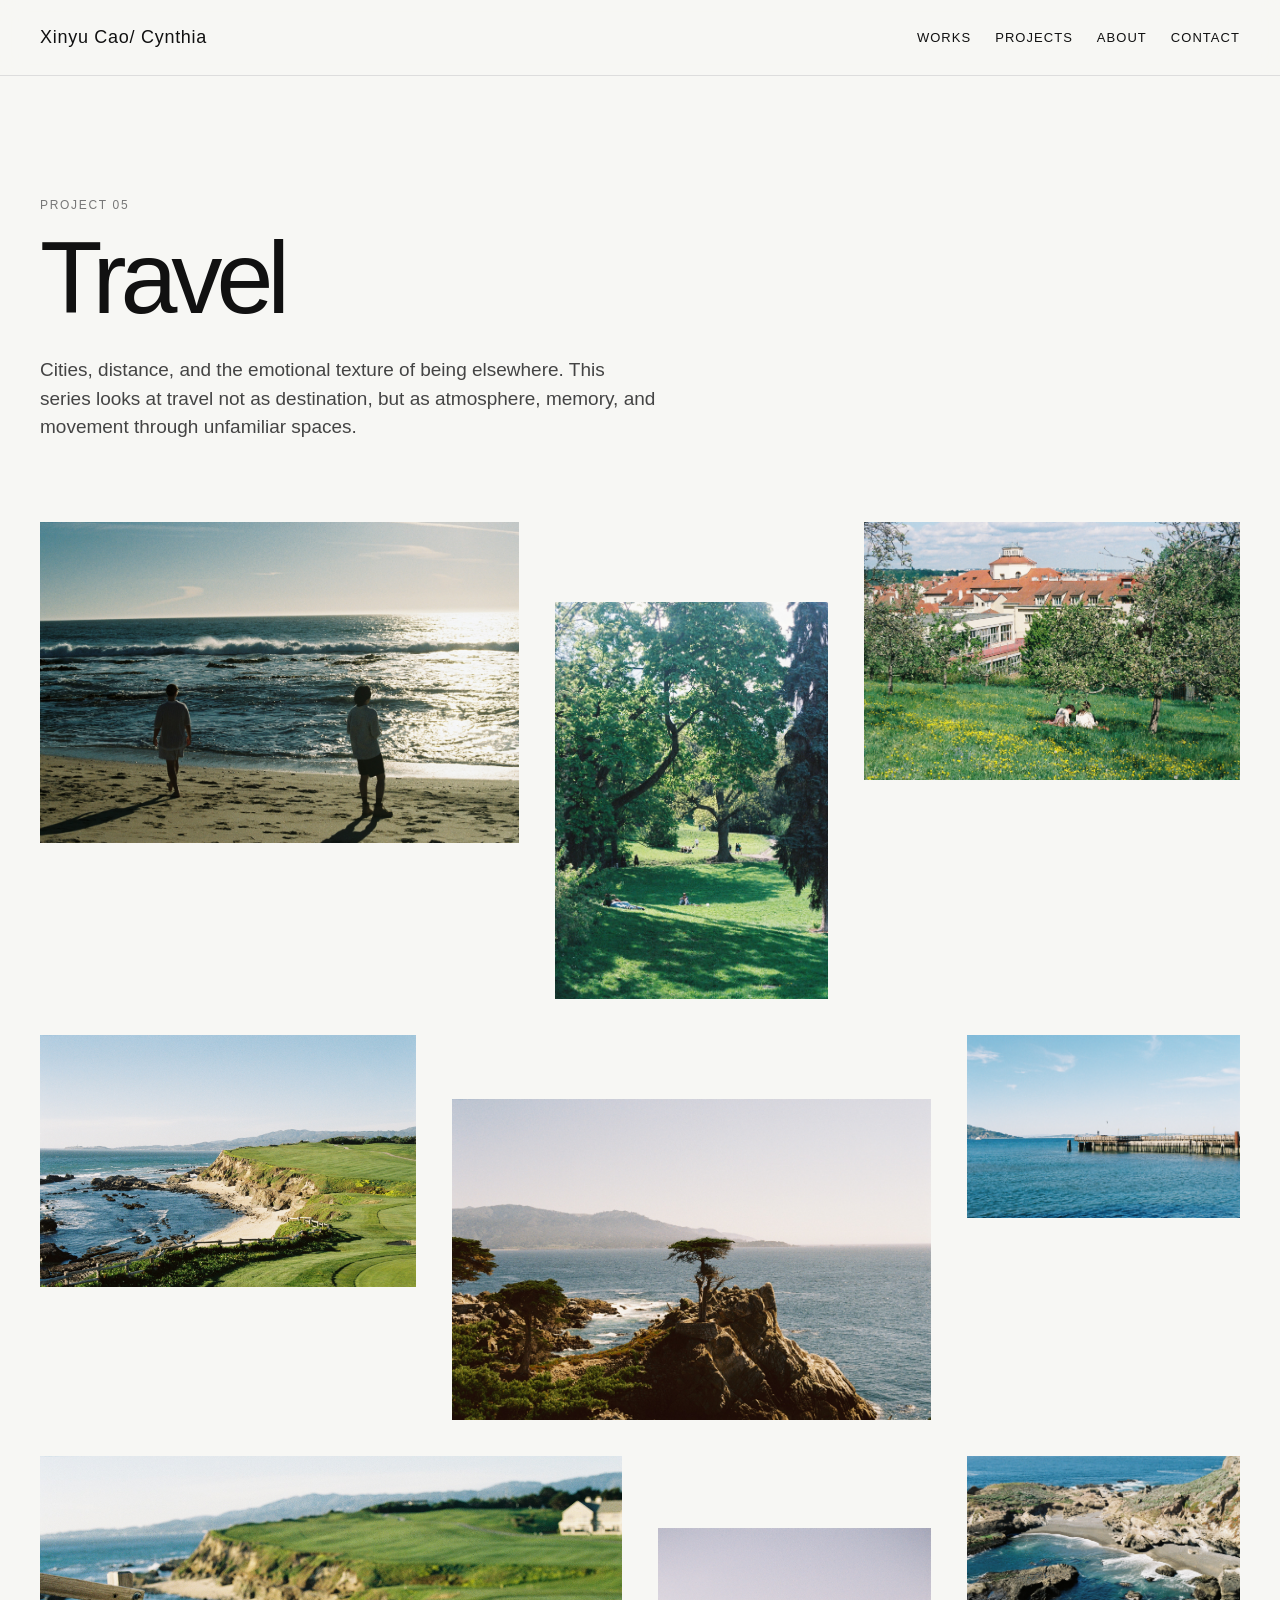
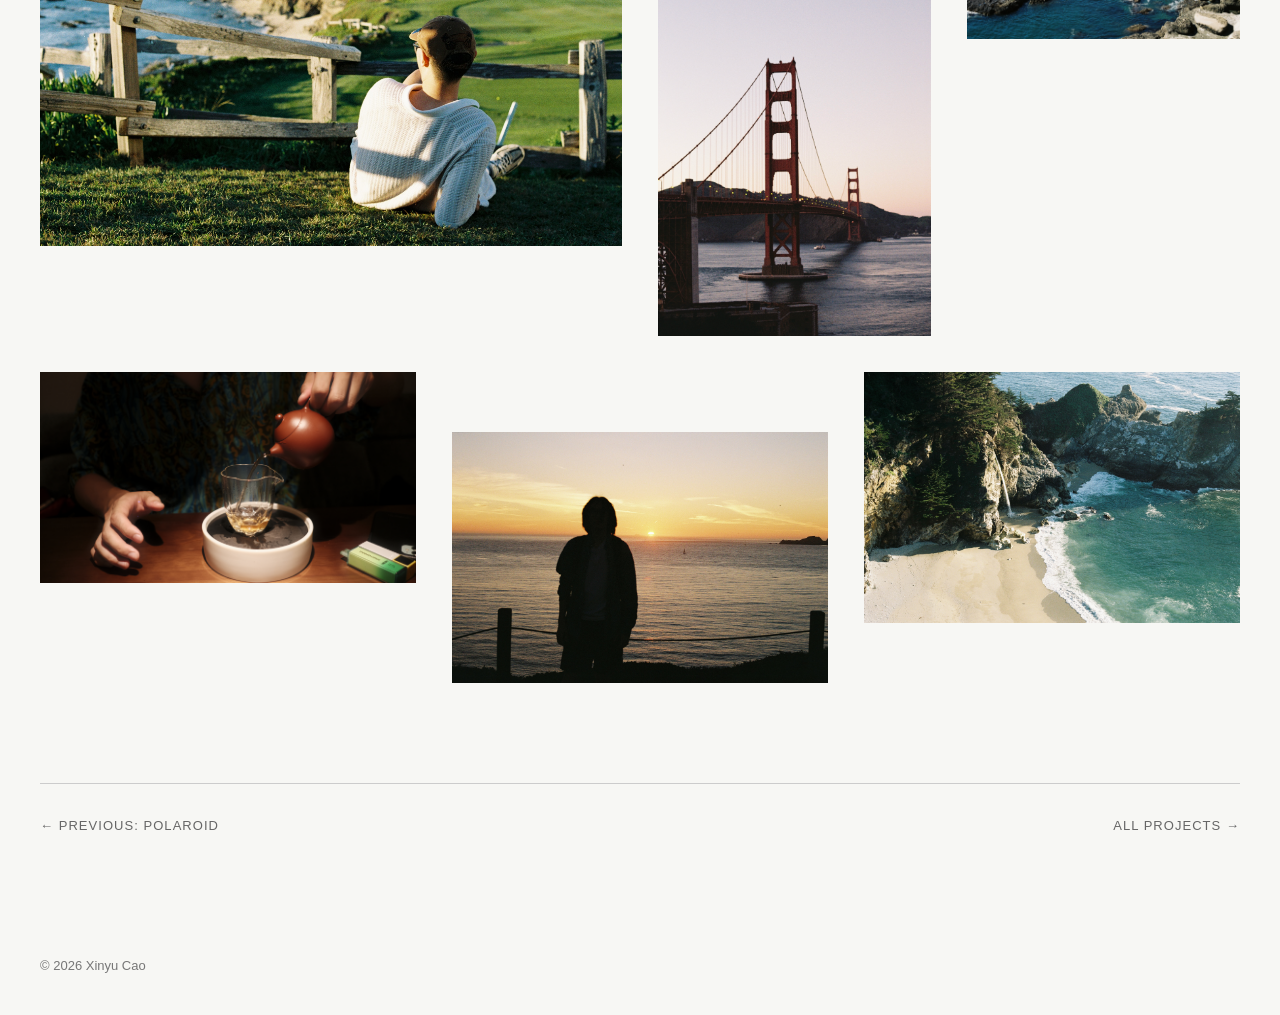
<file: travel.html>
<!DOCTYPE html>
<html lang="en">

<head>
    <meta charset="UTF-8" />
    <meta name="viewport" content="width=device-width, initial-scale=1.0" />
    <title>Travel — Cynthia's Photography Portfolio</title>
    <link rel="stylesheet" href="style.css" />
</head>

<body>
    <header class="site-header">
        <a href="index.html" class="logo">Xinyu Cao/ Cynthia</a>

        <nav class="nav-links">
            <a href="index.html#works">Works</a>
            <a href="index.html#projects">Projects</a>
            <a href="index.html#about">About</a>
            <a href="index.html#contact">Contact</a>
        </nav>
    </header>

    <main class="project-page">
        <section class="project-page-header">
            <p class="eyebrow">Project 05</p>

            <h1 class="project-page-title">Travel</h1>

            <p class="project-page-description">
                Cities, distance, and the emotional texture of being elsewhere.
                This series looks at travel not as destination, but as atmosphere,
                memory, and movement through unfamiliar spaces.
            </p>
        </section>

        <section class="full-gallery">
            <img src="images/travel/travel01.jpg" alt="Travel photograph 01" />
            <img src="images/travel/travel02.jpg" alt="Travel photograph 02" />
            <img src="images/travel/travel03.jpg" alt="Travel photograph 03" />
            <img src="images/travel/travel04.jpg" alt="Travel photograph 04" />
            <img src="images/travel/travel05.jpg" alt="Travel photograph 05" />
            <img src="images/travel/travel06.jpg" alt="Travel photograph 06" />
            <img src="images/travel/travel07.jpg" alt="Travel photograph 07" />
            <img src="images/travel/travel08.jpg" alt="Travel photograph 08" />
            <img src="images/travel/travel09.jpg" alt="Travel photograph 09" />
            <img src="images/travel/travel10.jpg" alt="Travel photograph 10" />
            <img src="images/travel/travel11.jpg" alt="Travel photograph 11" />
            <img src="images/travel/travel12.jpg" alt="Travel photograph 12" />
        </section>

        <section class="project-navigation bottom-navigation">
            <a href="polaroid.html">← Previous: Polaroid</a>
            <a href="index.html#projects">All Projects →</a>
        </section>
    </main>

    <footer>
        <p>© 2026 Xinyu Cao</p>
    </footer>
</body>

</html>
</file>
<file: style.css>
* {
    box-sizing: border-box;
    margin: 0;
    padding: 0;
}

html {
    scroll-behavior: smooth;
}

body {
    font-family: Arial, Helvetica, sans-serif;
    background: #f7f7f4;
    color: #111;
    line-height: 1.5;
}

img {
    display: block;
    max-width: 100%;
}

a {
    color: inherit;
    text-decoration: none;
}

/* Header */
.site-header {
    position: sticky;
    top: 0;
    z-index: 100;
    background: rgba(247, 247, 244, 0.92);
    backdrop-filter: blur(12px);
    display: flex;
    justify-content: space-between;
    align-items: center;
    padding: 24px 40px;
    border-bottom: 1px solid #ddd;
}

.logo {
    font-size: 18px;
    letter-spacing: 0.04em;
}

.nav-links {
    display: flex;
    gap: 24px;
    font-size: 13px;
    text-transform: uppercase;
    letter-spacing: 0.08em;
}

.nav-links a:hover {
    opacity: 0.5;
}

/* Hero */
.hero {
    min-height: 70vh;
    padding: 120px 40px 80px;
    display: flex;
    flex-direction: column;
    justify-content: center;
    max-width: 1100px;
}

.eyebrow {
    font-size: 12px;
    text-transform: uppercase;
    letter-spacing: 0.14em;
    color: #777;
    margin-bottom: 18px;
}

h1 {
    font-size: clamp(48px, 8vw, 110px);
    line-height: 0.95;
    font-weight: 400;
    letter-spacing: -0.06em;
    max-width: 950px;
}

.hero-text {
    margin-top: 32px;
    font-size: 20px;
    max-width: 620px;
    color: #444;
}

.hero-image {
    padding: 0 40px 80px;
}

.hero-image img {
    width: 100%;
    height: 78vh;
    object-fit: cover;
}

/* General sections */
.section {
    padding: 100px 40px;
}

.section-heading {
    max-width: 850px;
    margin-bottom: 48px;
}

h2 {
    font-size: clamp(30px, 4vw, 56px);
    line-height: 1.05;
    font-weight: 400;
    letter-spacing: -0.04em;
}

h3 {
    font-size: 36px;
    font-weight: 400;
    letter-spacing: -0.03em;
    margin-bottom: 16px;
}

/* Selected Works */
.gallery-grid {
    display: grid;
}

/* 
   Selected Works layout:
   - designed but not too rigid
   - keeps image proportions
   - avoids tiny thumbnails
   - avoids full-screen masonry
*/
.selected-grid {
    max-width: 1180px;
    margin: 64px auto 0;
    display: grid;
    grid-template-columns: repeat(12, 1fr);
    column-gap: 32px;
    row-gap: 64px;
    align-items: center;
}

.selected-grid img {
    width: 100%;
    height: auto;
    object-fit: contain;
    display: block;
    transition: opacity 0.3s ease, transform 0.3s ease;
}

.selected-grid img:hover {
    opacity: 0.82;
    transform: translateY(-4px);
}

/* Row 1 */
.selected-grid img:nth-child(1) {
    grid-column: 1 / span 4;
}

.selected-grid img:nth-child(2) {
    grid-column: 5 / span 4;
    margin-top: 56px;
}

.selected-grid img:nth-child(3) {
    grid-column: 9 / span 4;
}

/* Row 2 */
.selected-grid img:nth-child(4) {
    grid-column: 2 / span 5;
}

.selected-grid img:nth-child(5) {
    grid-column: 7 / span 3;
    margin-top: 72px;
}

.selected-grid img:nth-child(6) {
    grid-column: 10 / span 3;
    margin-top: 24px;
}

/* Projects */
.project-list {
    display: flex;
    flex-direction: column;
    gap: 72px;
}

.project-block {
    display: grid;
    grid-template-columns: 0.8fr 1.6fr;
    gap: 48px;
    border-top: 1px solid #ccc;
    padding-top: 36px;
}

.project-number {
    font-size: 12px;
    color: #777;
    margin-bottom: 24px;
}

.project-text p {
    color: #555;
    max-width: 420px;
}

.mini-grid {
    display: grid;
    grid-template-columns: repeat(3, 1fr);
    gap: 14px;
}

.mini-grid img {
    width: 100%;
    height: 320px;
    object-fit: cover;
}

/* About */
.about-section {
    max-width: 1000px;
}

.about-section p:last-child {
    margin-top: 28px;
    max-width: 650px;
    font-size: 18px;
    color: #444;
}

/* Contact */
.contact-section {
    border-top: 1px solid #ccc;
}

.contact-section a {
    border-bottom: 1px solid #111;
}

/* Footer */
footer {
    padding: 40px;
    color: #777;
    font-size: 13px;
}

/* Mobile version */
@media (max-width: 800px) {
    .site-header {
        padding: 20px;
        flex-direction: column;
        align-items: flex-start;
        gap: 16px;
    }

    .nav-links {
        gap: 16px;
        flex-wrap: wrap;
    }

    .hero,
    .section,
    .hero-image {
        padding-left: 20px;
        padding-right: 20px;
    }

    .hero {
        padding-top: 90px;
    }

    h1 {
        font-size: clamp(44px, 14vw, 72px);
    }

    h2 {
        font-size: clamp(30px, 9vw, 48px);
    }

    .hero-image img {
        height: 60vh;
    }

    .project-block,
    .mini-grid {
        grid-template-columns: 1fr;
    }

    .selected-grid {
        display: flex;
        flex-direction: column;
        gap: 28px;
        max-width: 100%;
        margin-top: 36px;
    }

    .selected-grid img,
    .selected-grid img:nth-child(1),
    .selected-grid img:nth-child(2),
    .selected-grid img:nth-child(3),
    .selected-grid img:nth-child(4),
    .selected-grid img:nth-child(5),
    .selected-grid img:nth-child(6) {
        width: 100%;
        margin-top: 0;
        height: auto;
    }

    .mini-grid img {
        height: auto;
    }
}

/* FINAL OVERRIDE: Selected Works layout */
#works .selected-grid {
    max-width: 1180px !important;
    margin: 72px auto 0 !important;
    display: flex !important;
    flex-wrap: wrap !important;
    align-items: flex-start !important;
    justify-content: flex-start !important;
    gap: 56px 64px !important;
}

#works .selected-grid img {
    height: auto !important;
    object-fit: contain !important;
    display: block !important;
    margin: 0 !important;
}

/* Row 1 */
#works .selected-grid img:nth-child(1) {
    width: clamp(260px, 25vw, 360px) !important;
}

#works .selected-grid img:nth-child(2) {
    width: clamp(280px, 28vw, 420px) !important;
    margin-top: 64px !important;
}

#works .selected-grid img:nth-child(3) {
    width: clamp(260px, 25vw, 360px) !important;
    margin-top: 20px !important;
}

/* Row 2 */
#works .selected-grid img:nth-child(4) {
    width: clamp(360px, 38vw, 540px) !important;
    margin-left: 80px !important;
}

#works .selected-grid img:nth-child(5) {
    width: clamp(220px, 20vw, 300px) !important;
    margin-top: 80px !important;
}

#works .selected-grid img:nth-child(6) {
    width: clamp(260px, 25vw, 360px) !important;
    margin-top: 32px !important;
}

/* Mobile override */
@media (max-width: 800px) {
    #works .selected-grid {
        display: flex !important;
        flex-direction: column !important;
        gap: 28px !important;
        margin-top: 36px !important;
        max-width: 100% !important;
    }

    #works .selected-grid img,
    #works .selected-grid img:nth-child(1),
    #works .selected-grid img:nth-child(2),
    #works .selected-grid img:nth-child(3),
    #works .selected-grid img:nth-child(4),
    #works .selected-grid img:nth-child(5),
    #works .selected-grid img:nth-child(6) {
        width: 100% !important;
        margin: 0 !important;
        height: auto !important;
    }
}

/* Clickable project blocks */
.project-link {
    display: block;
    color: inherit;
    text-decoration: none;
}

.project-link .project-block {
    transition: opacity 0.3s ease, transform 0.3s ease;
}

.project-link:hover .project-block {
    opacity: 0.78;
    transform: translateY(-4px);
}

/* Project detail pages */
.project-page {
    padding: 120px 40px 80px;
}

.project-page-header {
    max-width: 920px;
    margin-bottom: 80px;
}

.back-link {
    display: inline-block;
    margin-bottom: 48px;
    font-size: 13px;
    text-transform: uppercase;
    letter-spacing: 0.08em;
    color: #666;
}

.back-link:hover {
    color: #111;
}

.project-page-title {
    font-size: clamp(56px, 8vw, 120px);
    line-height: 0.9;
    font-weight: 400;
    letter-spacing: -0.06em;
    margin-bottom: 32px;
}

.project-page-description {
    max-width: 620px;
    font-size: 19px;
    color: #444;
}

/* Full project gallery */
.full-gallery {
    max-width: 1280px;
    margin: 0 auto;
    display: grid;
    grid-template-columns: repeat(12, 1fr);
    gap: 36px;
    align-items: start;
}

.full-gallery img {
    width: 100%;
    height: auto;
    object-fit: contain;
    display: block;
}

/* Editorial rhythm for project pages */
.full-gallery img:nth-child(1) {
    grid-column: span 5;
}

.full-gallery img:nth-child(2) {
    grid-column: span 3;
    margin-top: 80px;
}

.full-gallery img:nth-child(3) {
    grid-column: span 4;
}

.full-gallery img:nth-child(4) {
    grid-column: span 4;
}

.full-gallery img:nth-child(5) {
    grid-column: span 5;
    margin-top: 64px;
}

.full-gallery img:nth-child(6) {
    grid-column: span 3;
}

.full-gallery img:nth-child(7) {
    grid-column: span 6;
}

.full-gallery img:nth-child(8) {
    grid-column: span 3;
    margin-top: 72px;
}

.full-gallery img:nth-child(9) {
    grid-column: span 3;
}

.full-gallery img:nth-child(10) {
    grid-column: span 4;
}

.full-gallery img:nth-child(11) {
    grid-column: span 4;
    margin-top: 60px;
}

.full-gallery img:nth-child(12) {
    grid-column: span 4;
}

/* Mobile project pages */
@media (max-width: 800px) {
    .project-page {
        padding: 90px 20px 60px;
    }

    .project-page-header {
        margin-bottom: 56px;
    }

    .full-gallery {
        display: flex;
        flex-direction: column;
        gap: 28px;
        max-width: 100%;
    }

    .full-gallery img,
    .full-gallery img:nth-child(1),
    .full-gallery img:nth-child(2),
    .full-gallery img:nth-child(3),
    .full-gallery img:nth-child(4),
    .full-gallery img:nth-child(5),
    .full-gallery img:nth-child(6),
    .full-gallery img:nth-child(7),
    .full-gallery img:nth-child(8),
    .full-gallery img:nth-child(9),
    .full-gallery img:nth-child(10),
    .full-gallery img:nth-child(11),
    .full-gallery img:nth-child(12) {
        width: 100%;
        grid-column: auto;
        margin-top: 0;
    }
}

/* Extra images after 12: keep editorial rhythm */
.full-gallery img:nth-child(13) {
    grid-column: span 5;
    margin-top: 40px;
}

.full-gallery img:nth-child(14) {
    grid-column: span 3;
    margin-top: 100px;
}

.full-gallery img:nth-child(15) {
    grid-column: span 4;
    margin-top: 0;
}

.full-gallery img:nth-child(16) {
    grid-column: span 4;
    margin-top: 80px;
}

.full-gallery img:nth-child(17) {
    grid-column: span 5;
    margin-top: 20px;
}

.full-gallery img:nth-child(18) {
    grid-column: span 3;
    margin-top: 120px;
}

/* If you add even more images later, repeat a designed pattern */
.full-gallery img:nth-child(n+19) {
    grid-column: span 4;
    margin-top: 40px;
}

.full-gallery img:nth-child(3n + 19) {
    grid-column: span 5;
    margin-top: 0;
}

.full-gallery img:nth-child(3n + 20) {
    grid-column: span 3;
    margin-top: 90px;
}

.full-gallery img:nth-child(3n + 21) {
    grid-column: span 4;
    margin-top: 30px;
}

/* FINAL MOBILE CLEANUP */
@media (max-width: 800px) {
    body {
        overflow-x: hidden;
    }

    .site-header {
        position: sticky;
        top: 0;
        padding: 18px 20px;
        flex-direction: column;
        align-items: flex-start;
        gap: 14px;
    }

    .logo {
        font-size: 16px;
    }

    .nav-links {
        display: flex;
        flex-wrap: wrap;
        gap: 12px 18px;
        font-size: 11px;
        letter-spacing: 0.1em;
    }

    .hero {
        min-height: auto;
        padding: 88px 20px 56px;
    }

    h1 {
        font-size: clamp(42px, 14vw, 68px);
        line-height: 0.95;
        letter-spacing: -0.06em;
    }

    h2 {
        font-size: clamp(30px, 9vw, 46px);
        line-height: 1.05;
    }

    h3 {
        font-size: 32px;
    }

    .hero-text {
        font-size: 17px;
        margin-top: 24px;
    }

    .hero-image {
        padding: 0 20px 56px;
    }

    .hero-image img {
        height: auto;
        max-height: none;
        object-fit: contain;
    }

    .section {
        padding: 72px 20px;
    }

    .section-heading {
        margin-bottom: 36px;
    }

    /* Selected works mobile */
    #works .selected-grid {
        display: flex !important;
        flex-direction: column !important;
        gap: 28px !important;
        max-width: 100% !important;
        margin-top: 40px !important;
    }

    #works .selected-grid img,
    #works .selected-grid img:nth-child(1),
    #works .selected-grid img:nth-child(2),
    #works .selected-grid img:nth-child(3),
    #works .selected-grid img:nth-child(4),
    #works .selected-grid img:nth-child(5),
    #works .selected-grid img:nth-child(6) {
        width: 100% !important;
        height: auto !important;
        margin: 0 !important;
        object-fit: contain !important;
    }

    /* Project blocks on homepage */
    .project-block {
        display: grid;
        grid-template-columns: 1fr;
        gap: 28px;
        padding-top: 28px;
    }

    .mini-grid {
        display: grid;
        grid-template-columns: 1fr;
        gap: 18px;
    }

    .mini-grid img {
        height: auto;
        object-fit: contain;
    }

    /* Project detail pages */
    .project-page {
        padding: 88px 20px 60px;
    }

    .project-page-header {
        margin-bottom: 52px;
    }

    .back-link {
        margin-bottom: 36px;
        font-size: 11px;
    }

    .project-page-title {
        font-size: clamp(48px, 16vw, 76px);
        line-height: 0.92;
    }

    .project-page-description {
        font-size: 17px;
    }

    .full-gallery {
        display: flex !important;
        flex-direction: column !important;
        gap: 28px !important;
        max-width: 100% !important;
        margin: 0 !important;
    }

    .full-gallery img,
    .full-gallery img:nth-child(1),
    .full-gallery img:nth-child(2),
    .full-gallery img:nth-child(3),
    .full-gallery img:nth-child(4),
    .full-gallery img:nth-child(5),
    .full-gallery img:nth-child(6),
    .full-gallery img:nth-child(7),
    .full-gallery img:nth-child(8),
    .full-gallery img:nth-child(9),
    .full-gallery img:nth-child(10),
    .full-gallery img:nth-child(11),
    .full-gallery img:nth-child(12),
    .full-gallery img:nth-child(13),
    .full-gallery img:nth-child(14),
    .full-gallery img:nth-child(15),
    .full-gallery img:nth-child(16),
    .full-gallery img:nth-child(17),
    .full-gallery img:nth-child(18),
    .full-gallery img:nth-child(n+19) {
        width: 100% !important;
        height: auto !important;
        grid-column: auto !important;
        margin: 0 !important;
        object-fit: contain !important;
    }

    footer {
        padding: 32px 20px;
    }
}

.project-navigation {
    max-width: 1280px;
    margin: 100px auto 0;
    padding-top: 32px;
    border-top: 1px solid #ccc;
    display: flex;
    justify-content: space-between;
    gap: 24px;
    font-size: 13px;
    text-transform: uppercase;
    letter-spacing: 0.08em;
}

.project-navigation a {
    color: #666;
    transition: color 0.3s ease;
}

.project-navigation a:hover {
    color: #111;
}

@media (max-width: 800px) {
    .project-navigation {
        flex-direction: column;
        margin-top: 64px;
    }
}

.project-navigation {
    max-width: 1280px;
    margin: 100px auto 0;
    padding-top: 32px;
    border-top: 1px solid #ccc;
    display: flex;
    justify-content: space-between;
    gap: 24px;
    font-size: 13px;
    text-transform: uppercase;
    letter-spacing: 0.08em;
}

.project-navigation a {
    color: #666;
    transition: color 0.3s ease, transform 0.3s ease;
}

.project-navigation a:hover {
    color: #111;
}

.project-navigation a:last-child:hover {
    transform: translateX(6px);
}

.project-navigation a:first-child:hover {
    transform: translateX(-6px);
}

@media (max-width: 800px) {
    .project-navigation {
        flex-direction: column;
        margin-top: 64px;
        padding-top: 28px;
        gap: 18px;
    }
}
</file>
